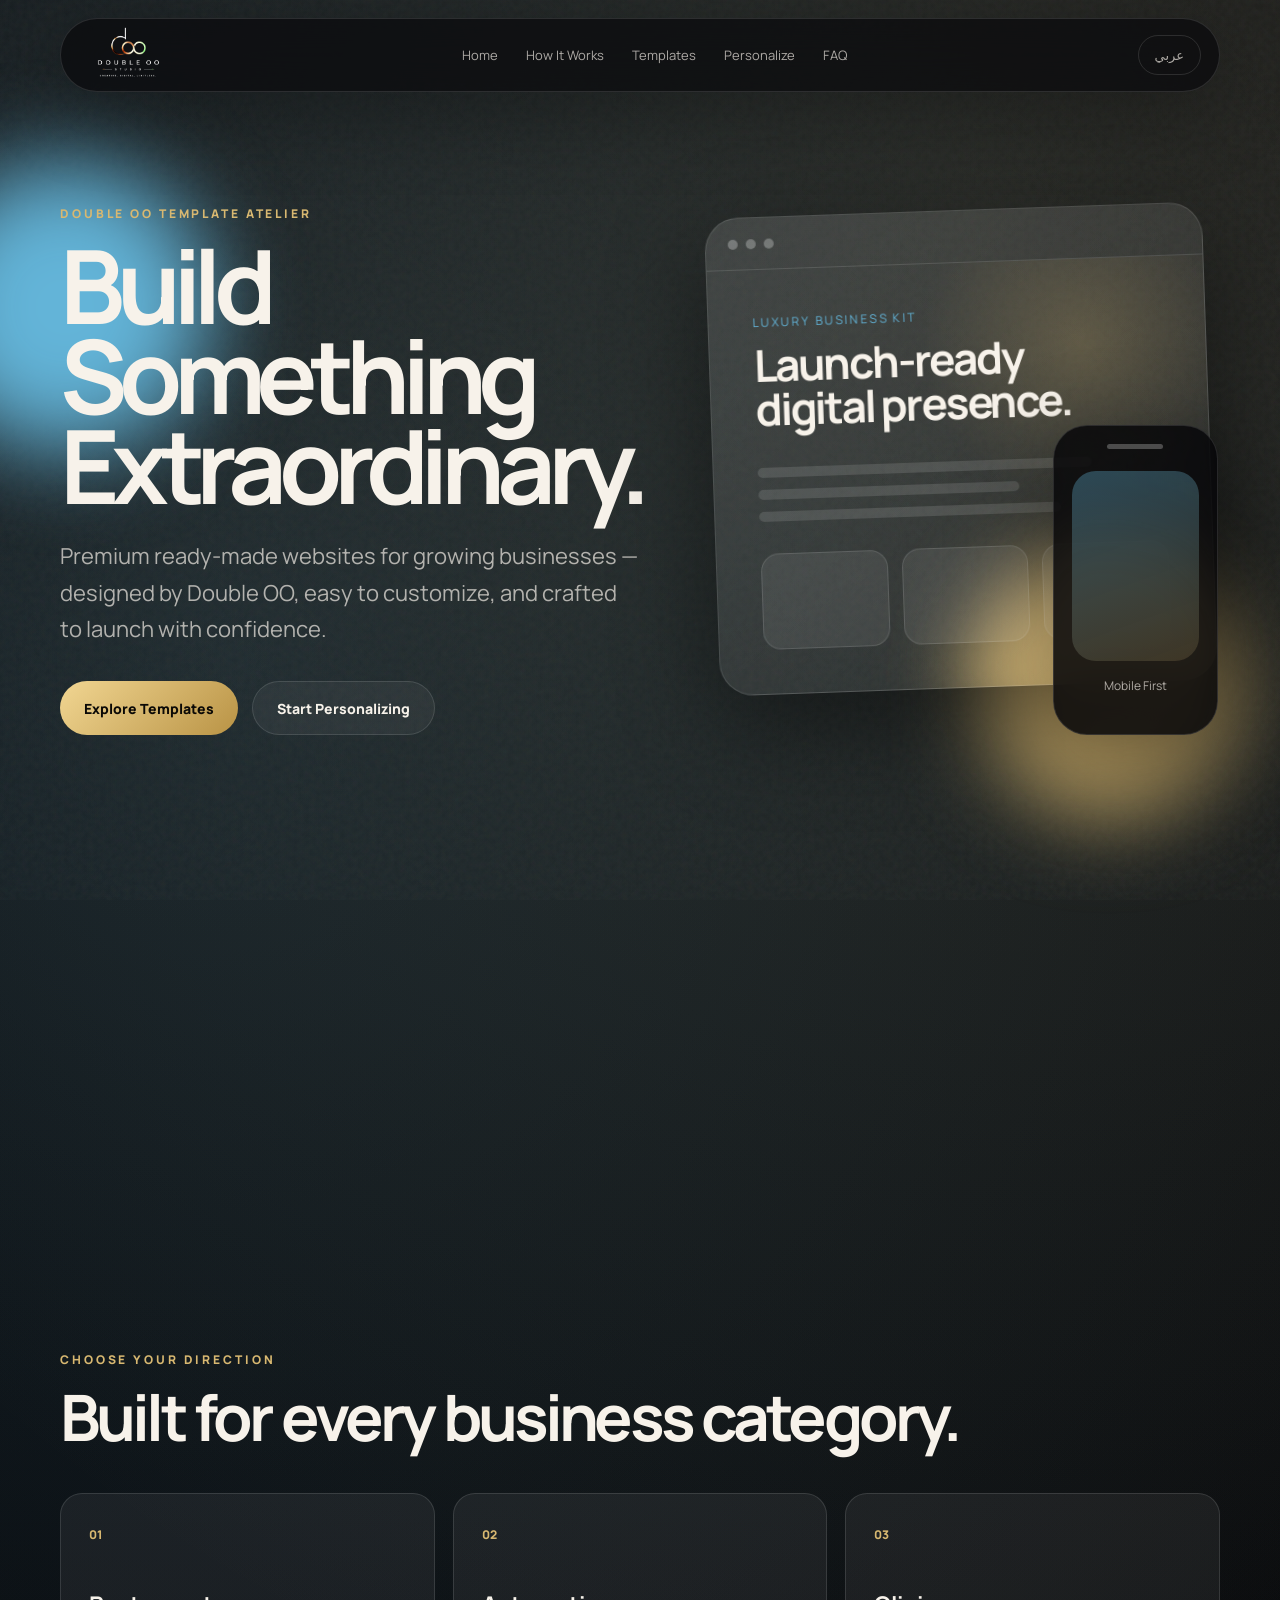
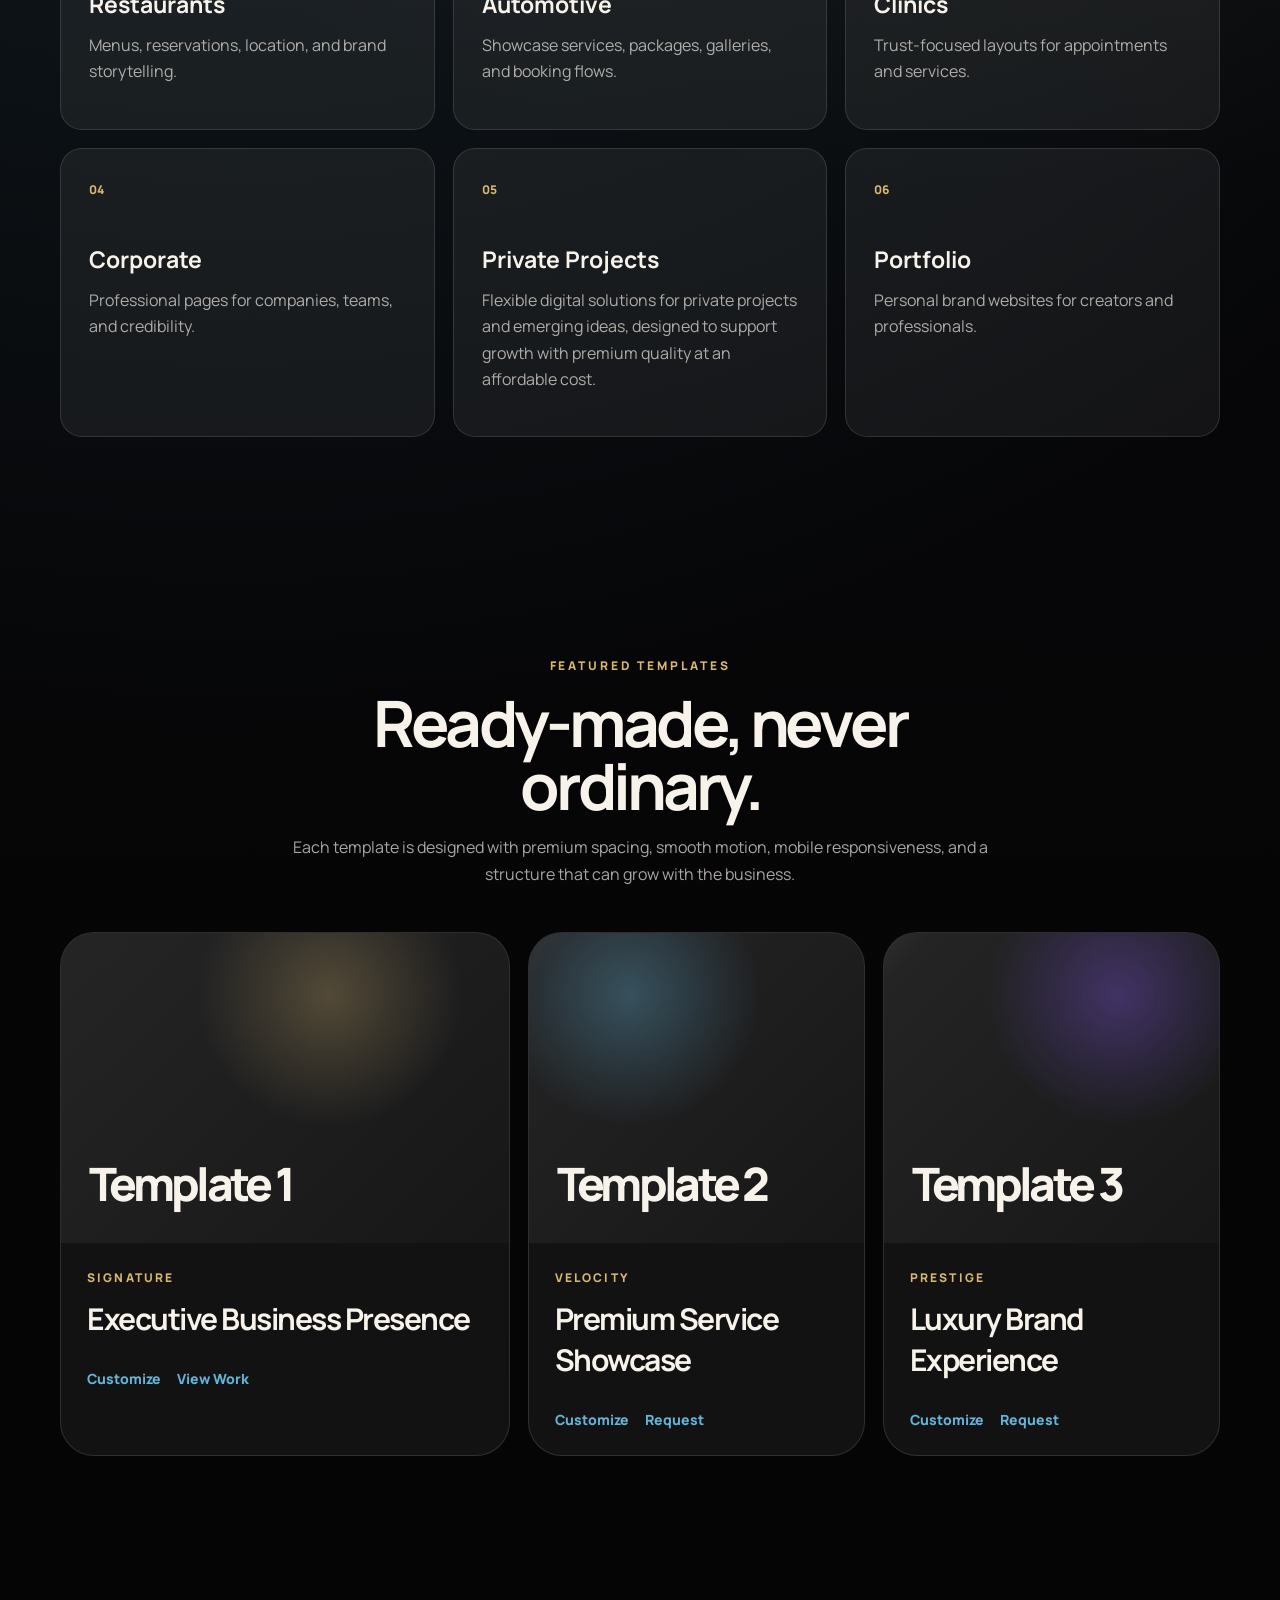
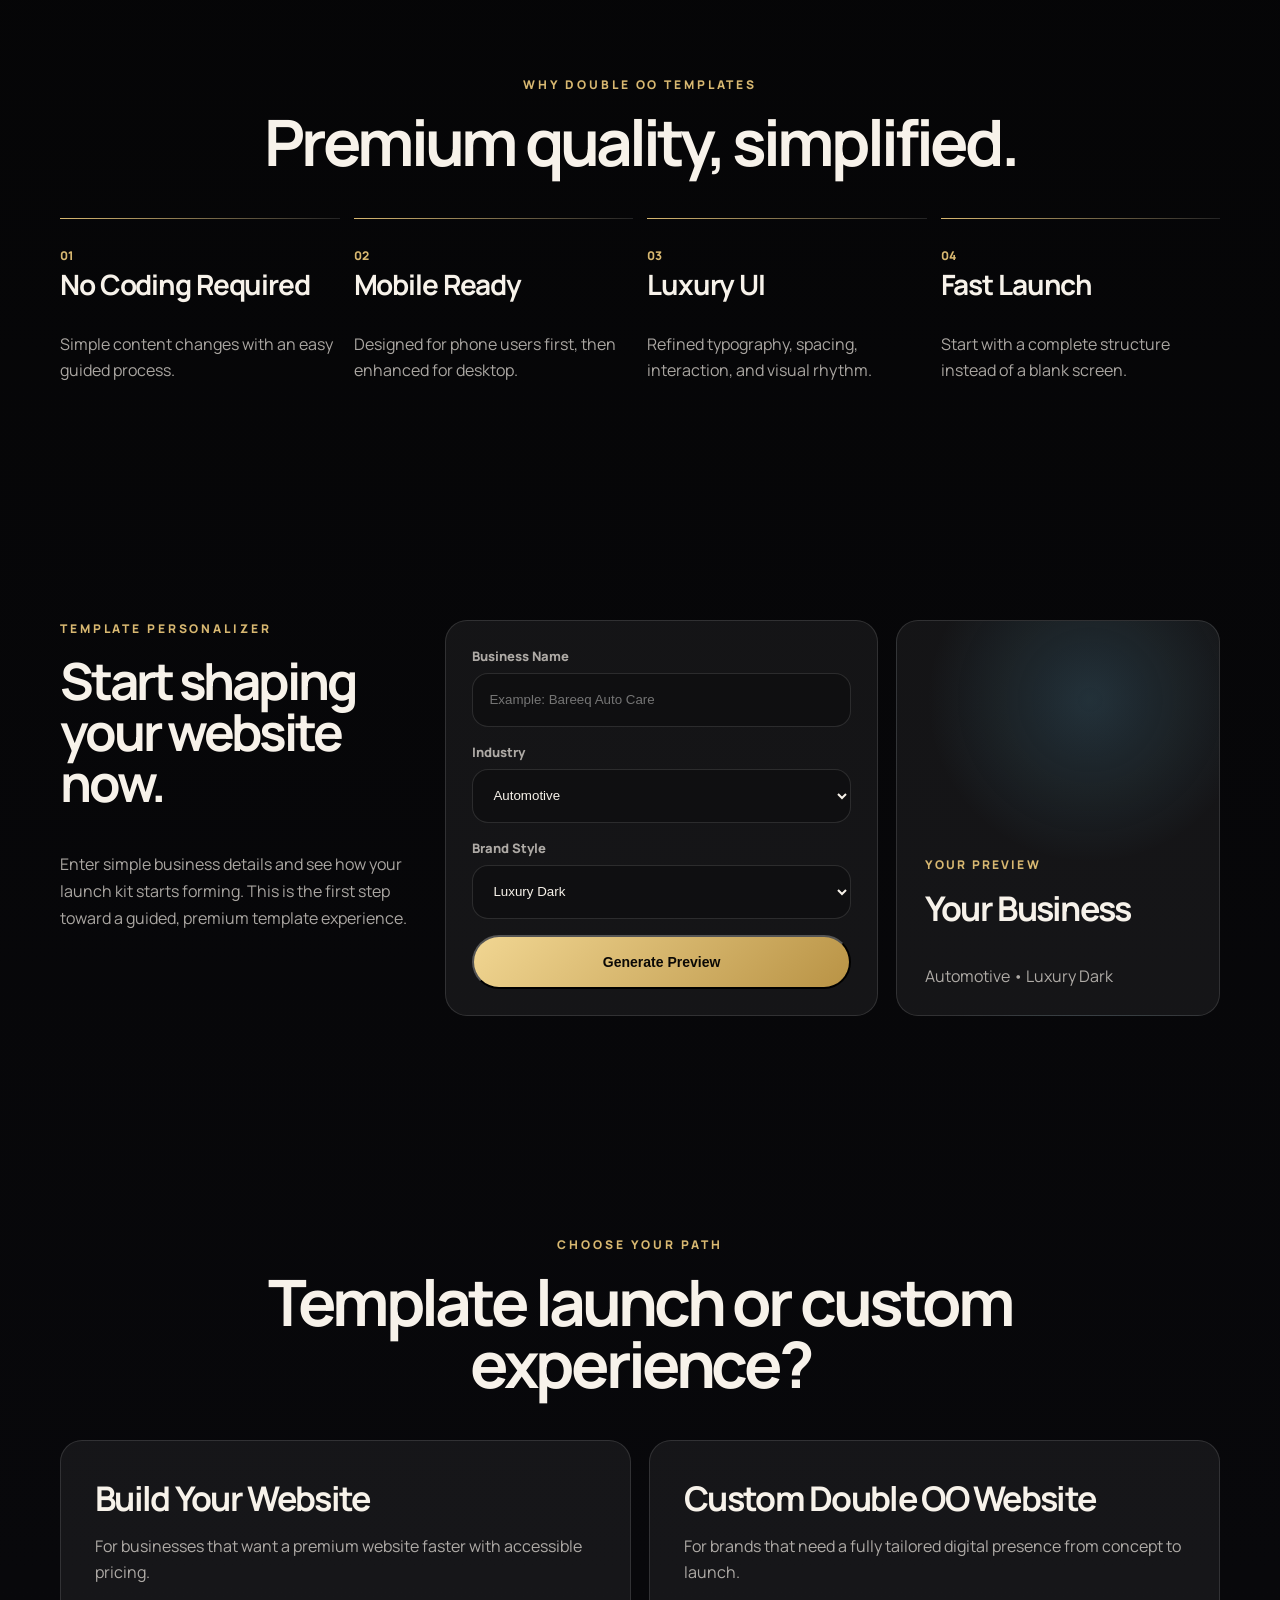
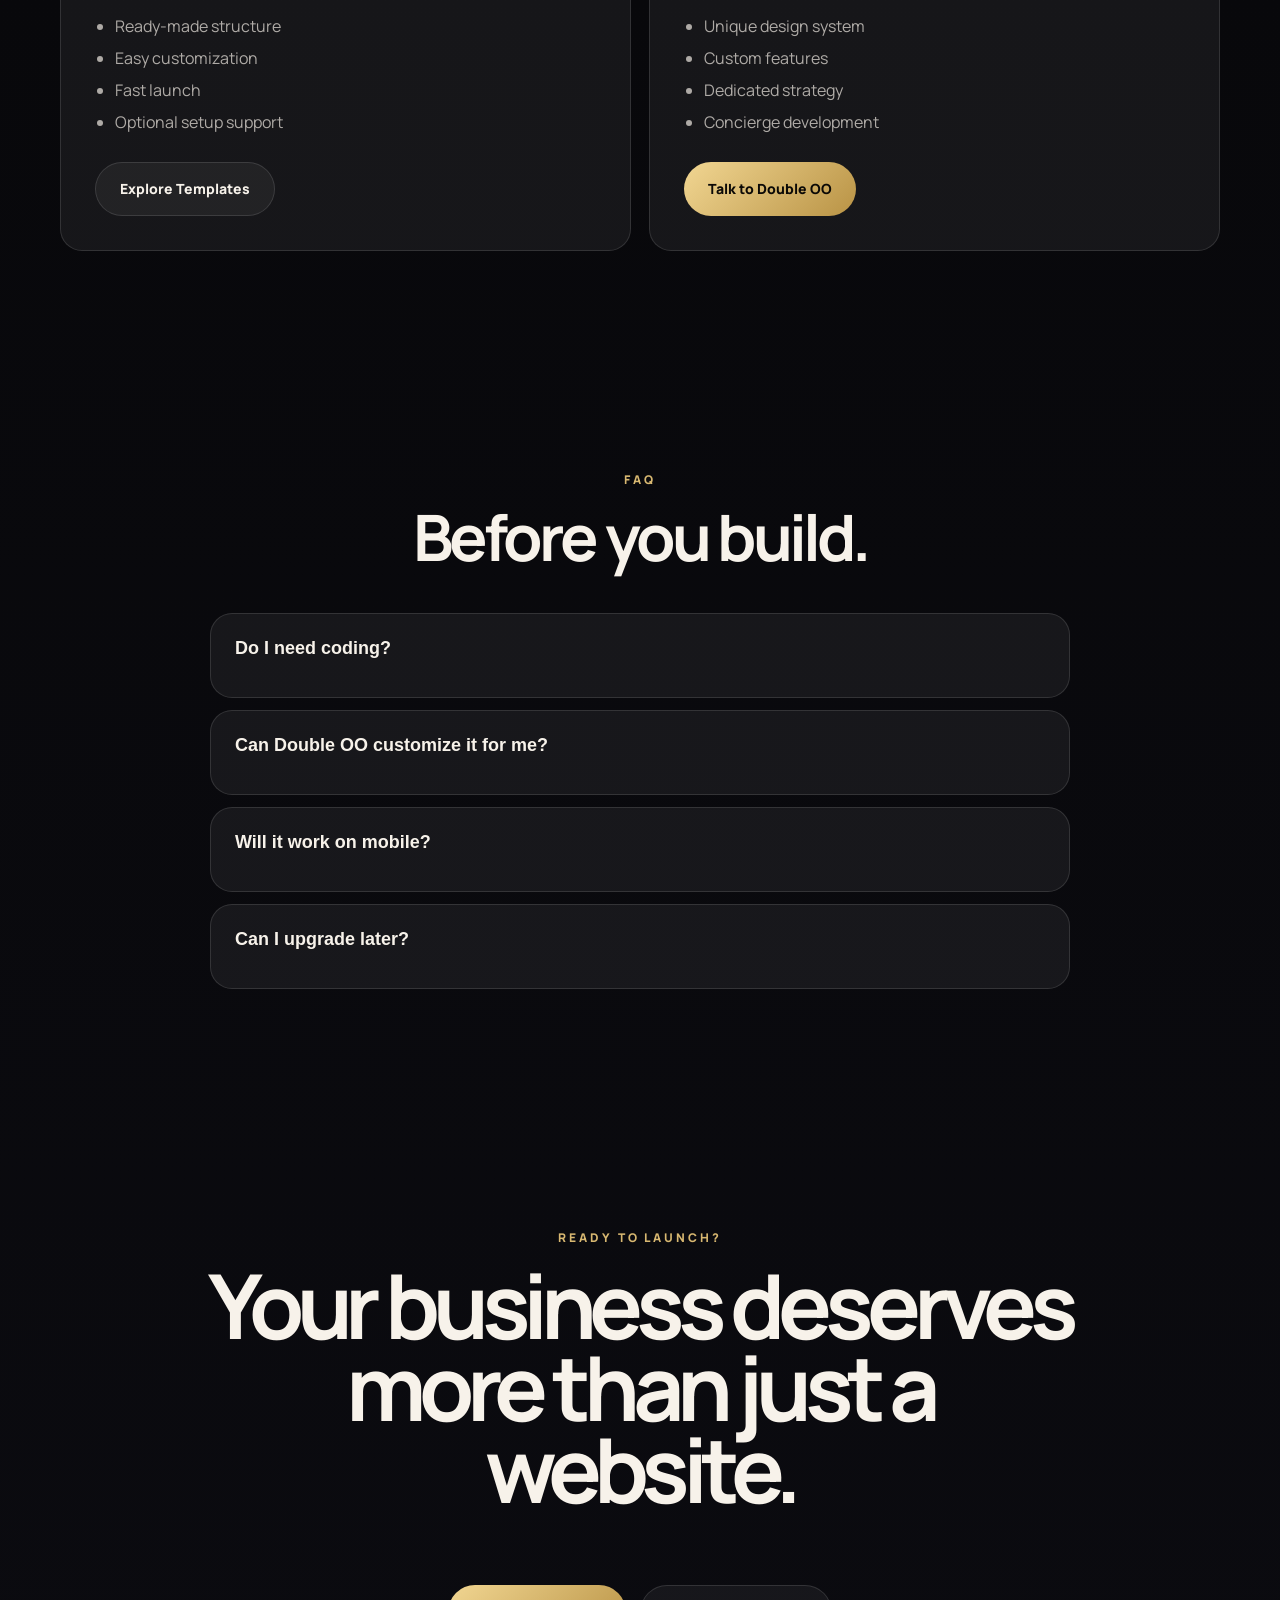
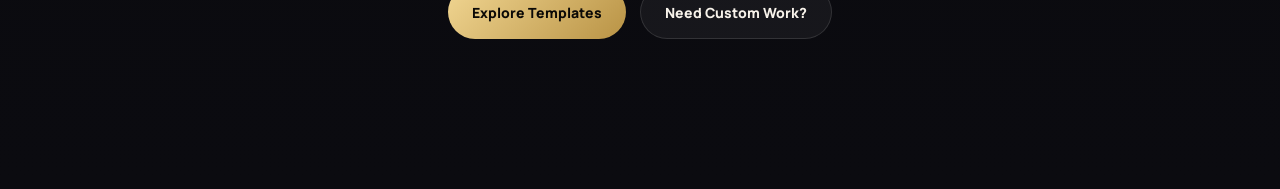
<file: DIY.html>
<!DOCTYPE html>
<html lang="en">
<head>
  <meta charset="UTF-8" />
  <meta name="viewport" content="width=device-width, initial-scale=1.0" />
  <title>Build Your Website | Double OO</title>
  <meta name="description" content="Premium ready-made website templates by Double OO for growing businesses that want to launch faster with a refined digital presence." />

  <link rel="preconnect" href="https://fonts.googleapis.com">
  <link rel="preconnect" href="https://fonts.gstatic.com" crossorigin>
  <link href="https://fonts.googleapis.com/css2?family=Manrope:wght@400;500;600;700;800&display=swap" rel="stylesheet">

  <link rel="stylesheet" href="DIY.css" />
</head>
<body>

  <div class="atelier-transition" id="atelierTransition">

    <div class="atelier-door door-left"></div>
    <div class="atelier-door door-right"></div>

    <div class="atelier-center">

        <img src="assets/BlackLogo.png">

        <p>Returning to Double OO</p>

        <span>Loading the main experience...</span>

    </div>

</div>
  <div class="page-noise" aria-hidden="true"></div>

  <nav class="diy-navbar" aria-label="Main navigation">
    <a href="index.html" class="nav-brand atelier-link">
      <img src="assets/BlackLogo.png" alt="Double OO Logo">
    </a>

    <div class="nav-links">
  <a href="index.html" class="atelier-link">Home</a>
  <a href="#industries">How It Works</a>
  <a href="#templates">Templates</a>
  <a href="#personalizer">Personalize</a>
  <a href="#faq">FAQ</a>
</div>

    <a href="arabic/DIYArabic.html" class="lang-switch">عربي</a>

    <button class="menu-toggle" aria-label="Open menu" aria-expanded="false">
      <span></span>
      <span></span>
    </button>
  </nav>

  <div class="mobile-menu">
    <a href="index.html" class="atelier-link">Home</a>
    <a href="#industries">How It Works</a>
    <a href="#templates">Templates</a>
    <a href="#personalizer">Personalize</a>
    <a href="#contact">Contact</a>

    <div class="mobile-menu-divider"></div>

    <a href="arabic/DIYArabic.html" class="lang-switch-mobile">العربية</a>
</div>

  <main>
    <section class="hero-section section-reveal" id="top">
      <div class="hero-orb hero-orb-one"></div>
      <div class="hero-orb hero-orb-two"></div>

      <div class="hero-content">
        <p class="eyebrow">Double OO Template Atelier</p>
        <h1>Build Something Extraordinary.</h1>
        <p class="hero-copy">
          Premium ready-made websites for growing businesses — designed by Double OO, easy to customize, and crafted to launch with confidence.
        </p>
        <div class="hero-actions">
          <a href="#templates" class="btn btn-primary">Explore Templates</a>
          <a href="#personalizer" class="btn btn-secondary">Start Personalizing</a>
        </div>
      </div>

      <div class="hero-showcase" aria-label="Template preview showcase">
        <div class="browser-card main-preview">
          <div class="browser-top"><span></span><span></span><span></span></div>
          <div class="preview-inner">
            <p class="preview-label">Luxury Business Kit</p>
            <h2>Launch-ready digital presence.</h2>
            <div class="preview-lines"><i></i><i></i><i></i></div>
            <div class="preview-grid"><b></b><b></b><b></b></div>
          </div>
        </div>
        <div class="phone-preview">
          <span></span>
          <div></div>
          <p>Mobile First</p>
        </div>
      </div>
    </section>

    <section class="intro-strip section-reveal">
      <p>Not a generic template store.</p>
      <h2>A premium launch system for small businesses that need speed, polish, and control.</h2>
    </section>

    <section class="industries-section section-reveal" id="industries">
      <div class="section-heading">
        <p class="eyebrow">Choose your direction</p>
        <h2>Built for every business category.</h2>
      </div>

      <div class="industry-grid">
        <article class="industry-card"><span>01</span><h3>Restaurants</h3><p>Menus, reservations, location, and brand storytelling.</p></article>
        <article class="industry-card"><span>02</span><h3>Automotive</h3><p>Showcase services, packages, galleries, and booking flows.</p></article>
        <article class="industry-card"><span>03</span><h3>Clinics</h3><p>Trust-focused layouts for appointments and services.</p></article>
        <article class="industry-card"><span>04</span><h3>Corporate</h3><p>Professional pages for companies, teams, and credibility.</p></article>
        <article class="industry-card"><span>05</span><h3>Private Projects</h3>
    <p>Flexible digital solutions for private projects and emerging ideas, designed to support growth with premium quality at an affordable cost.</p></article>
        <article class="industry-card"><span>06</span><h3>Portfolio</h3><p>Personal brand websites for creators and professionals.</p></article>
      </div>
    </section>

    <section class="templates-section section-reveal" id="templates">
      <div class="section-heading centered">
        <p class="eyebrow">Featured templates</p>
        <h2>Ready-made, never ordinary.</h2>
        <p>Each template is designed with premium spacing, smooth motion, mobile responsiveness, and a structure that can grow with the business.</p>
      </div>

      <div class="template-grid">
        <article class="template-card featured">
          <div class="template-visual neohr"><span>Template 1</span></div>
          <div class="template-content">
            <p>Signature</p>
            <h3>Executive Business Presence</h3>
            <div class="template-actions">
              <a href="#personalizer">Customize</a>
              <a href="index.html#work">View Work</a>
            </div>
          </div>
        </article>

        <article class="template-card">
          <div class="template-visual auto"><span>Template 2</span></div>
          <div class="template-content">
            <p>Velocity</p>
            <h3>Premium Service Showcase</h3>
            <div class="template-actions">
              <a href="#personalizer">Customize</a>
              <a href="index.html#contact">Request</a>
            </div>
          </div>
        </article>

        <article class="template-card">
          <div class="template-visual luxury"><span>Template 3</span></div>
          <div class="template-content">
            <p>Prestige</p>
            <h3>Luxury Brand Experience</h3>
            <div class="template-actions">
              <a href="#personalizer">Customize</a>
              <a href="index.html#contact">Request</a>
            </div>
          </div>
        </article>
      </div>
    </section>

    <section class="process-section section-reveal">
      <div class="section-heading centered">
        <p class="eyebrow">Why Double OO Templates</p>
        <h2>Premium quality, simplified.</h2>
      </div>
      <div class="process-line">
        <div><span>01</span><h3>No Coding Required</h3><p>Simple content changes with an easy guided process.</p></div>
        <div><span>02</span><h3>Mobile Ready</h3><p>Designed for phone users first, then enhanced for desktop.</p></div>
        <div><span>03</span><h3>Luxury UI</h3><p>Refined typography, spacing, interaction, and visual rhythm.</p></div>
        <div><span>04</span><h3>Fast Launch</h3><p>Start with a complete structure instead of a blank screen.</p></div>
      </div>
    </section>

    <section class="personalizer-section section-reveal" id="personalizer">
      <div class="personalizer-copy">
        <p class="eyebrow">Template Personalizer</p>
        <h2>Start shaping your website now.</h2>
        <p>Enter simple business details and see how your launch kit starts forming. This is the first step toward a guided, premium template experience.</p>
      </div>

      <form class="personalizer-form">
        <label>Business Name<input type="text" id="businessName" placeholder="Example: Bareeq Auto Care"></label>
        <label>Industry<select id="industry"><option>Automotive</option><option>Restaurant</option><option>Clinic</option><option>Corporate</option><option>Real Estate</option><option>Portfolio</option></select></label>
        <label>Brand Style<select id="style"><option>Luxury Dark</option><option>Clean Corporate</option><option>Warm Boutique</option><option>Modern Minimal</option></select></label>
        <button type="button" class="btn btn-primary" id="generatePreview">Generate Preview</button>
      </form>

      <div class="generated-preview" aria-live="polite">
        <p>Your Preview</p>
        <h3 id="previewName">Your Business</h3>
        <span id="previewMeta">Automotive • Luxury Dark</span>
      </div>
    </section>

    <section class="compare-section section-reveal">
      <div class="section-heading centered">
        <p class="eyebrow">Choose your path</p>
        <h2>Template launch or custom experience?</h2>
      </div>

      <div class="compare-grid">
        <article>
          <h3>Build Your Website</h3>
          <p>For businesses that want a premium website faster with accessible pricing.</p>
          <ul><li>Ready-made structure</li><li>Easy customization</li><li>Fast launch</li><li>Optional setup support</li></ul>
          <a href="#templates" class="btn btn-secondary">Explore Templates</a>
        </article>
        <article class="custom-card">
          <h3>Custom Double OO Website</h3>
          <p>For brands that need a fully tailored digital presence from concept to launch.</p>
          <ul><li>Unique design system</li><li>Custom features</li><li>Dedicated strategy</li><li>Concierge development</li></ul>
          <a href="index.html#contact" class="btn btn-primary">Talk to Double OO</a>
        </article>
      </div>
    </section>

    <section class="faq-section section-reveal" id="faq">
      <div class="section-heading centered">
        <p class="eyebrow">FAQ</p>
        <h2>Before you build.</h2>
      </div>

      <div class="faq-list">
        <button class="faq-item"><span>Do I need coding?</span><p>No. The goal is to let small businesses customize content, visuals, and sections through a simple guided experience.</p></button>
        <button class="faq-item"><span>Can Double OO customize it for me?</span><p>Yes. The template can become a done-for-you setup package if the client wants extra support.</p></button>
        <button class="faq-item"><span>Will it work on mobile?</span><p>Yes. The templates are designed mobile-first so customers can browse comfortably from their phones.</p></button>
        <button class="faq-item"><span>Can I upgrade later?</span><p>Yes. Businesses can start with a template and later move into a fully custom Double OO website.</p></button>
      </div>
    </section>

    <section class="final-cta section-reveal" id="contact">
      <p class="eyebrow">Ready to launch?</p>
      <h2>Your business deserves more than just a website.</h2>
      <div class="hero-actions">
        <a href="#templates" class="btn btn-primary">Explore Templates</a>
        <a href="index.html#contact" class="btn btn-secondary">Need Custom Work?</a>
      </div>
    </section>
  </main>

  <script src="DIY.js"></script>
</body>
</html>
</file>
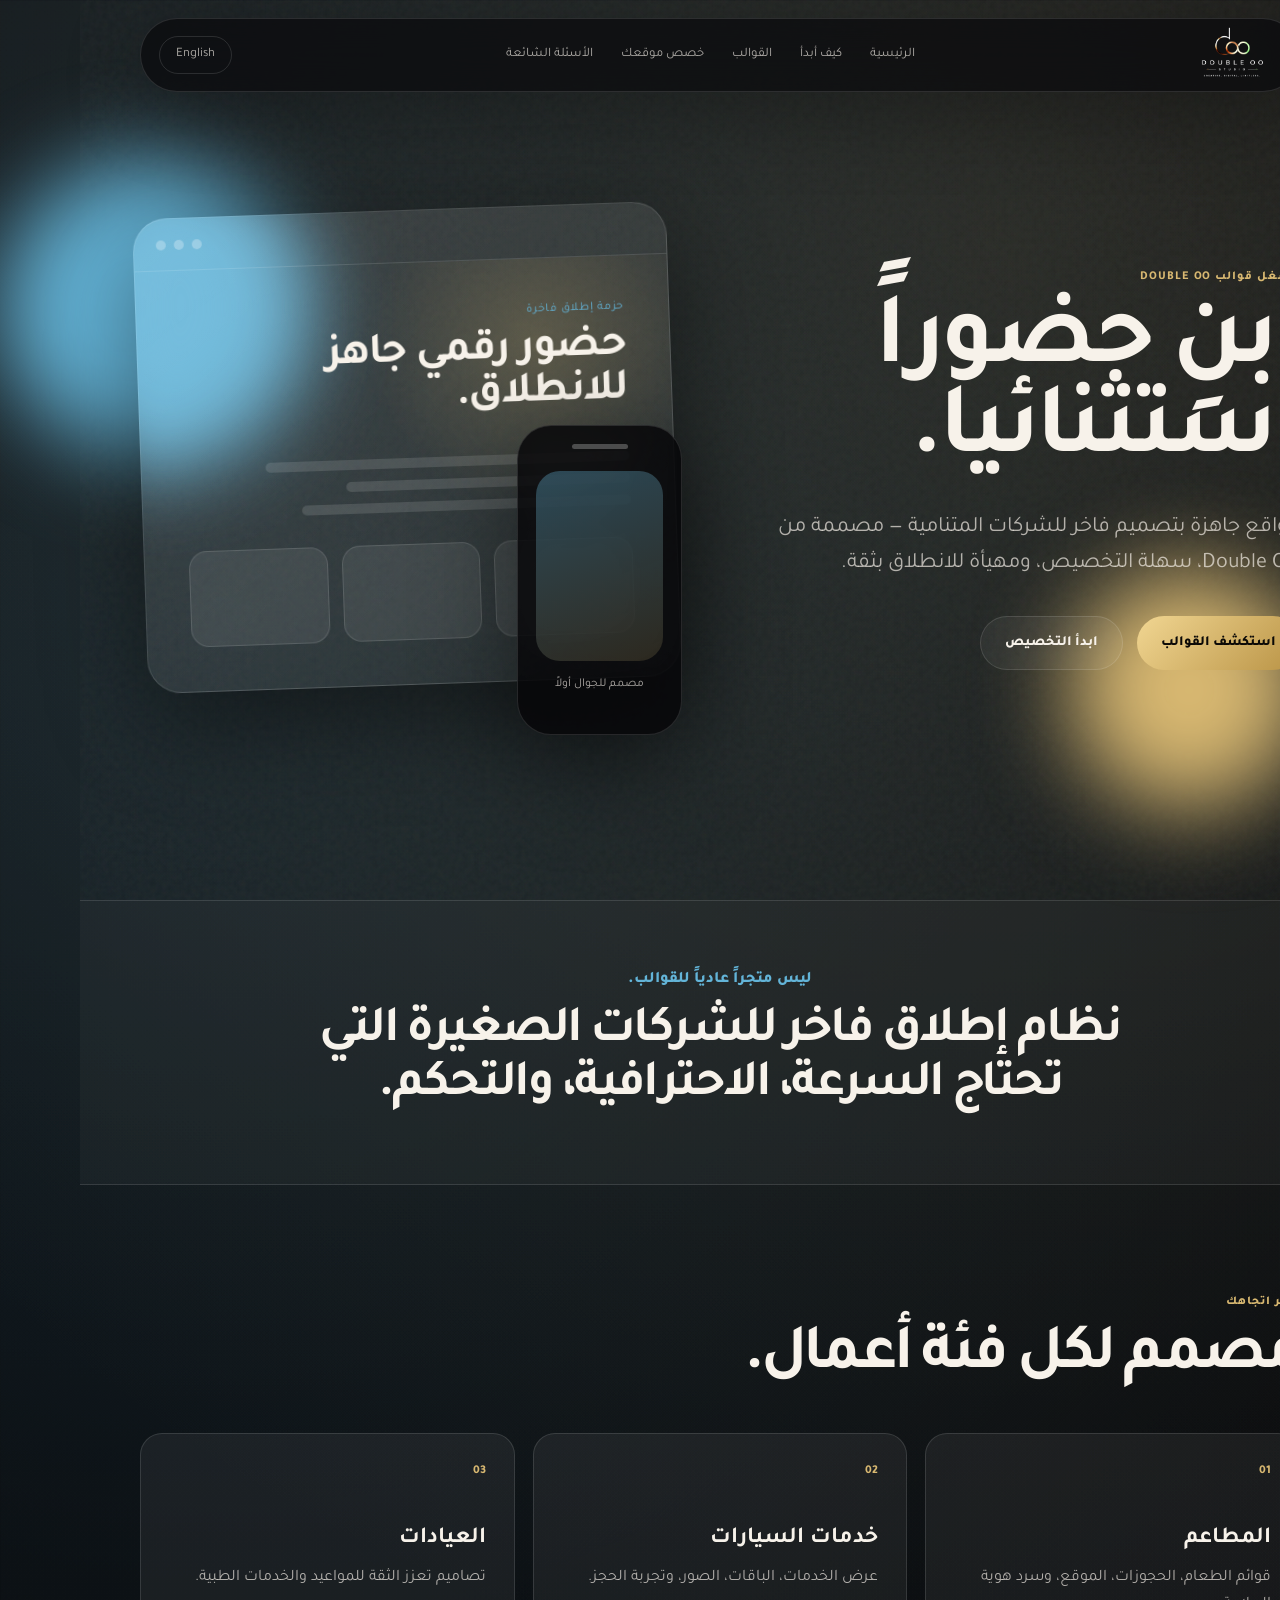
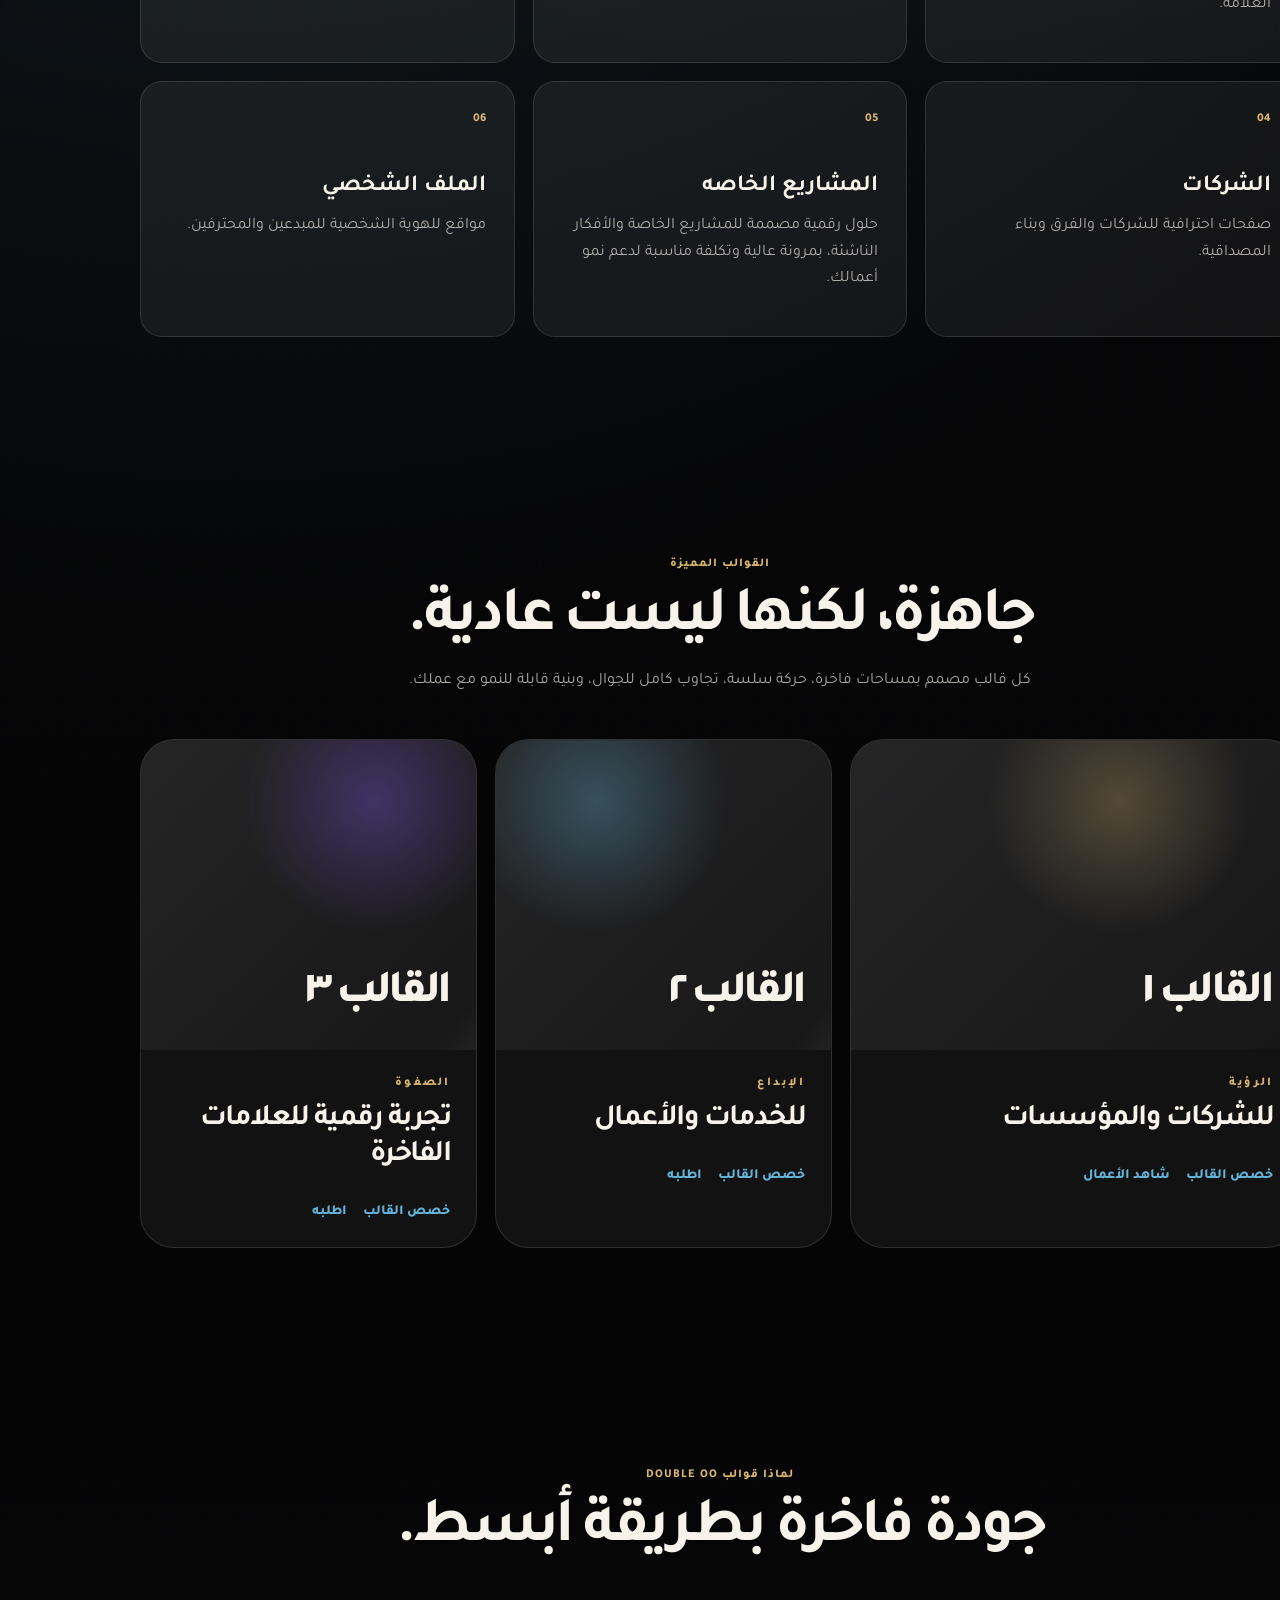
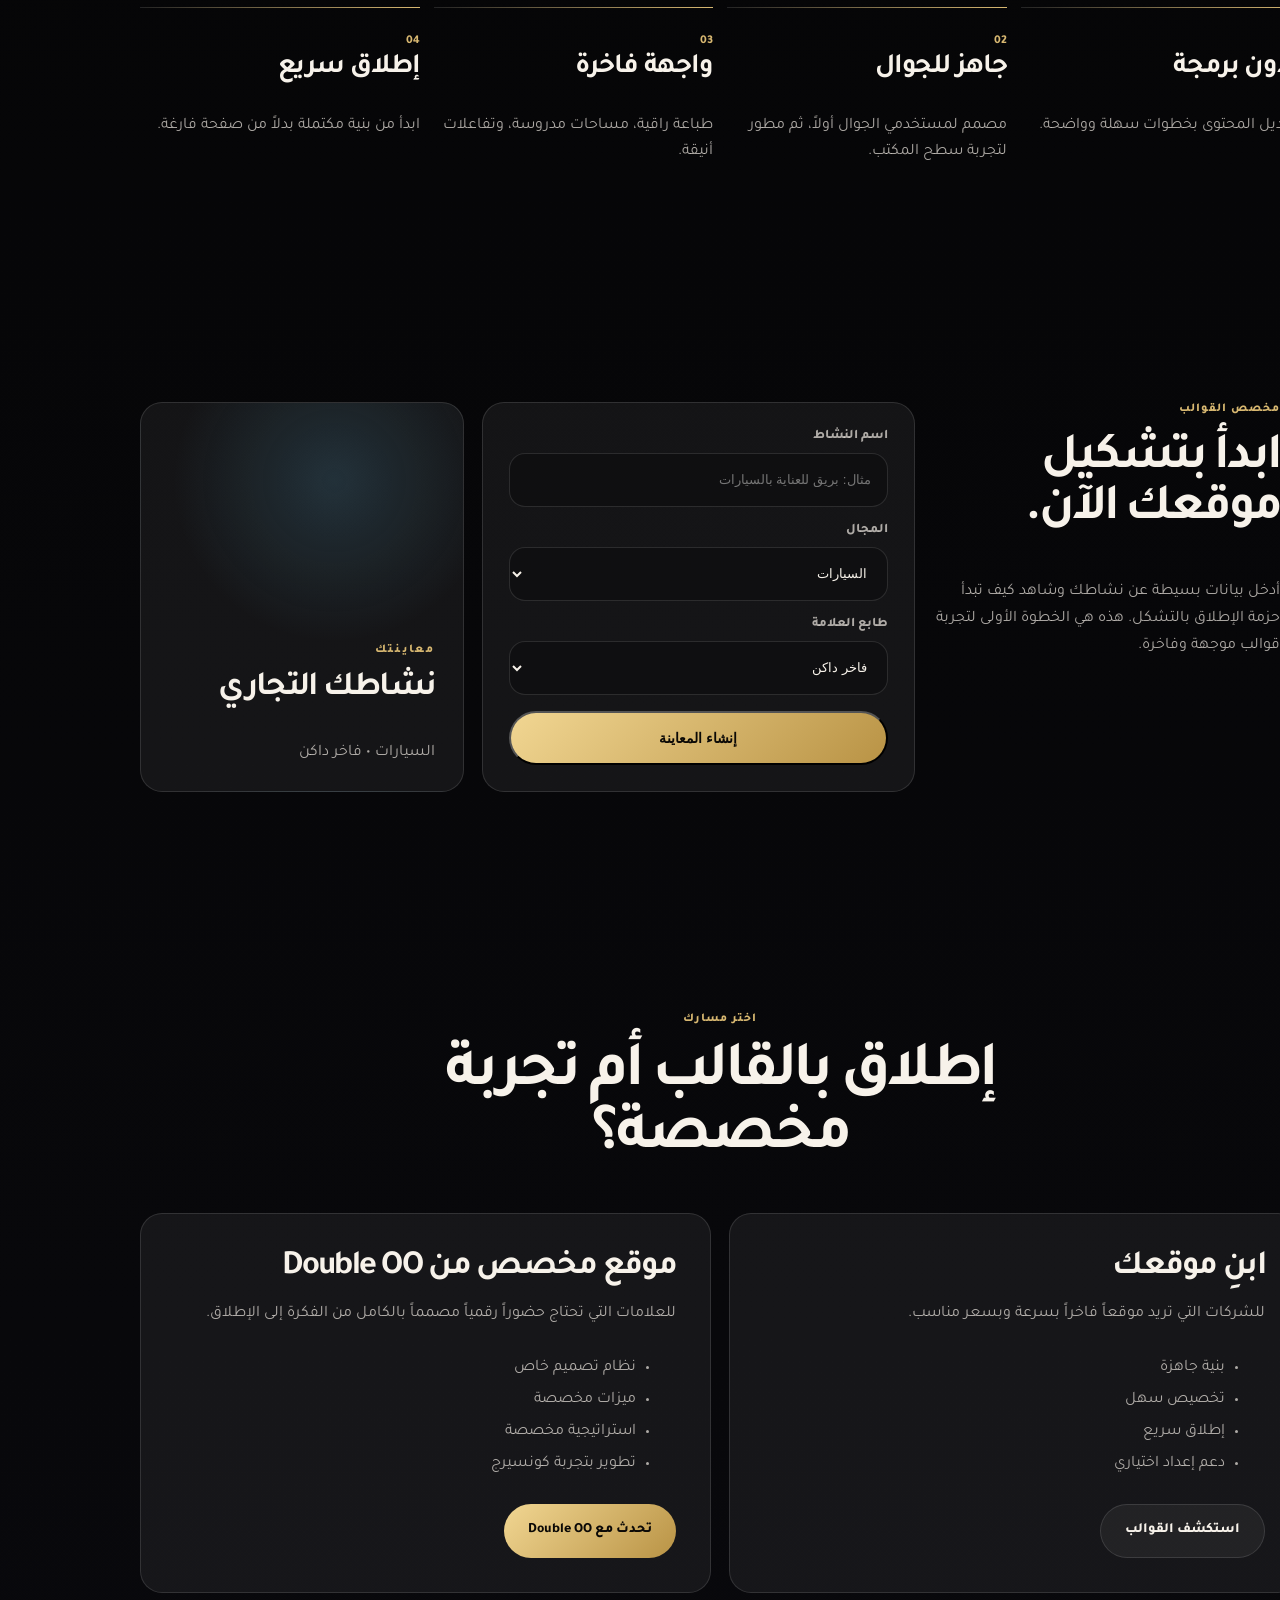
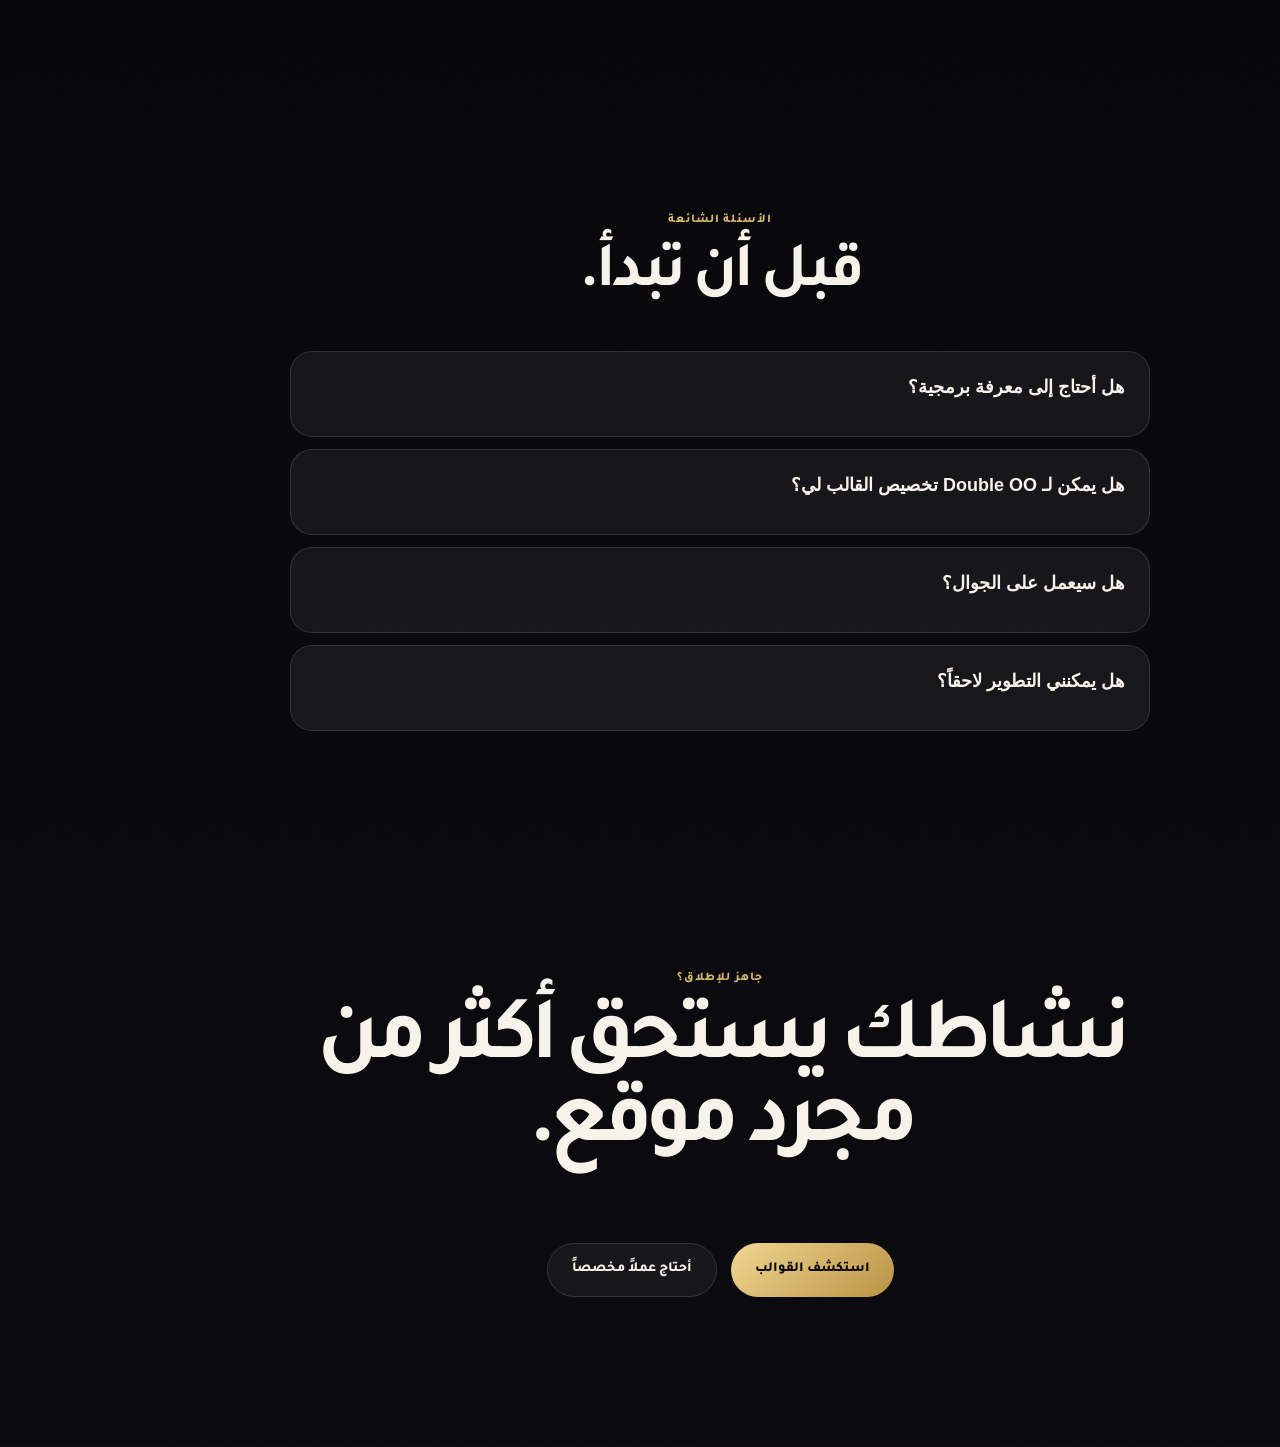
<file: arabic/DIYArabic.html>
<!DOCTYPE html>
<html lang="ar" dir="rtl">

<head>
  <meta charset="UTF-8" />
  <meta name="viewport" content="width=device-width, initial-scale=1.0" />
  <title>ابنِ موقعك | Double OO</title>
  <meta name="description"
    content="قوالب مواقع جاهزة وفاخرة من Double OO للشركات الصغيرة والمتنامية التي تريد إطلاق حضورها الرقمي بسرعة وبجودة عالية." />

  <link rel="preconnect" href="https://fonts.googleapis.com">
  <link rel="preconnect" href="https://fonts.gstatic.com" crossorigin>
  <link
    href="https://fonts.googleapis.com/css2?family=Manrope:wght@400;500;600;700;800&family=Tajawal:wght@400;500;700;800&display=swap"
    rel="stylesheet">

  <link rel="stylesheet" href="DIYArabic.css" />
</head>

<body>
  <div class="atelier-transition" id="atelierTransition">
  <div class="atelier-door door-left"></div>
  <div class="atelier-door door-right"></div>

  <div class="atelier-center">
    <img src="../assets/BlackLogo.png" alt="Double OO Logo">
    <p>العودة إلى Double OO</p>
    <span>جاري تحميل التجربة الرئيسية...</span>
  </div>
</div>

  <div class="page-noise" aria-hidden="true"></div>

  <nav class="diy-navbar" aria-label="التنقل الرئيسي">
    <a href="arabic.html" class="nav-brand atelier-link" aria-label="العودة إلى Double OO">
      <img src="../assets/BlackLogo.png" alt="شعار Double OO">
    </a>

    <div class="nav-links">
      <a href="arabic.html" class="atelier-link">الرئيسية</a>
      <a href="#industries">كيف أبدأ</a>
      <a href="#templates">القوالب</a>
      <a href="#personalizer">خصص موقعك</a>
      <a href="#faq">الأسئلة الشائعة</a>
    </div>

    <a href="../DIY.html" class="lang-switch">English</a>

    <button class="menu-toggle" aria-label="فتح القائمة" aria-expanded="false">
      <span></span>
      <span></span>
    </button>
  </nav>

 <div class="mobile-menu">
    <a href="arabic.html" class="atelier-link">الرئيسية</a>
    <a href="#industries">كيف أبدأ</a>
    <a href="#templates">استكشف القوالب</a>
    <a href="#personalizer">خصص موقعك</a>
    <a href="#contact">تواصل معنا</a>

    <div class="mobile-menu-divider"></div>

    <a href="../DIY.html" class="lang-switch-mobile">English</a>
</div>

  <main>
    <section class="hero-section section-reveal" id="top">
      <div class="hero-orb hero-orb-one"></div>
      <div class="hero-orb hero-orb-two"></div>

      <div class="hero-content">
        <p class="eyebrow">مشغل قوالب Double OO</p>
        <h1>ابنِ حضوراً استثنائيا.</h1>
        <p class="hero-copy">
          مواقع جاهزة بتصميم فاخر للشركات المتنامية — مصممة من Double OO، سهلة التخصيص، ومهيأة للانطلاق بثقة.
        </p>
        <div class="hero-actions">
          <a href="#templates" class="btn btn-primary">استكشف القوالب</a>
          <a href="#personalizer" class="btn btn-secondary">ابدأ التخصيص</a>
        </div>
      </div>

      <div class="hero-showcase" aria-label="عرض معاينة القالب">
        <div class="browser-card main-preview">
          <div class="browser-top"><span></span><span></span><span></span></div>
          <div class="preview-inner">
            <p class="preview-label">حزمة إطلاق فاخرة</p>
            <h2>حضور رقمي جاهز للانطلاق.</h2>
            <div class="preview-lines"><i></i><i></i><i></i></div>
            <div class="preview-grid"><b></b><b></b><b></b></div>
          </div>
        </div>
        <div class="phone-preview">
          <span></span>
          <div></div>
          <p>مصمم للجوال أولاً</p>
        </div>
      </div>
    </section>

    <section class="intro-strip section-reveal">
      <p>ليس متجراً عادياً للقوالب.</p>
      <h2>نظام إطلاق فاخر للشركات الصغيرة التي تحتاج السرعة، الاحترافية، والتحكم.</h2>
    </section>

    <section class="industries-section section-reveal" id="industries">
      <div class="section-heading">
        <p class="eyebrow">اختر اتجاهك</p>
        <h2>مصمم لكل فئة أعمال.</h2>
      </div>

      <div class="industry-grid">
        <article class="industry-card"><span>01</span>
          <h3>المطاعم</h3>
          <p>قوائم الطعام، الحجوزات، الموقع، وسرد هوية العلامة.</p>
        </article>
        <article class="industry-card"><span>02</span>
          <h3>خدمات السيارات</h3>
          <p>عرض الخدمات، الباقات، الصور، وتجربة الحجز.</p>
        </article>
        <article class="industry-card"><span>03</span>
          <h3>العيادات</h3>
          <p>تصاميم تعزز الثقة للمواعيد والخدمات الطبية.</p>
        </article>
        <article class="industry-card"><span>04</span>
          <h3>الشركات</h3>
          <p>صفحات احترافية للشركات والفرق وبناء المصداقية.</p>
        </article>
        <article class="industry-card"><span>05</span>
          <h3>المشاريع الخاصه</h3>
          <p>حلول رقمية مصممة للمشاريع الخاصة والأفكار الناشئة، بمرونة عالية وتكلفة مناسبة لدعم نمو أعمالك. </p>
        </article>
        <article class="industry-card"><span>06</span>
          <h3>الملف الشخصي</h3>
          <p>مواقع للهوية الشخصية للمبدعين والمحترفين.</p>
        </article>
      </div>
    </section>

    <section class="templates-section section-reveal" id="templates">
      <div class="section-heading centered">
        <p class="eyebrow">القوالب المميزة</p>
        <h2>جاهزة، لكنها ليست عادية.</h2>
        <p>كل قالب مصمم بمساحات فاخرة، حركة سلسة، تجاوب كامل للجوال، وبنية قابلة للنمو مع عملك.</p>
      </div>

      <div class="template-grid">
        <article class="template-card featured">
          <div class="template-visual neohr"><span>القالب ١</span></div>
          <div class="template-content">
            <p>الرؤية</p>
            <h3>للشركات والمؤسسات</h3>
            <div class="template-actions">
              <a href="#personalizer">خصص القالب</a>
              <a href="arabic.html#work">شاهد الأعمال</a>
            </div>
          </div>
        </article>

        <article class="template-card">
          <div class="template-visual auto"><span>القالب ٢</span></div>
          <div class="template-content">
            <p>الإبداع</p>
            <h3>للخدمات والأعمال</h3>
            <div class="template-actions">
              <a href="#personalizer">خصص القالب</a>
              <a href="arabic.html#contact">اطلبه</a>
            </div>
          </div>
        </article>

        <article class="template-card">
          <div class="template-visual luxury"><span>القالب ٣</span></div>
          <div class="template-content">
            <p>الصفوة</p>
            <h3>تجربة رقمية للعلامات الفاخرة</h3>
            <div class="template-actions">
              <a href="#personalizer">خصص القالب</a>
              <a href="arabic.html#contact">اطلبه</a>
            </div>
          </div>
        </article>
      </div>
    </section>


    <section class="process-section section-reveal">
      <div class="section-heading centered">
        <p class="eyebrow">لماذا قوالب Double OO</p>
        <h2>جودة فاخرة بطريقة أبسط.</h2>
      </div>
      <div class="process-line">
        <div><span>01</span>
          <h3>بدون برمجة</h3>
          <p>تعديل المحتوى بخطوات سهلة وواضحة.</p>
        </div>
        <div><span>02</span>
          <h3>جاهز للجوال</h3>
          <p>مصمم لمستخدمي الجوال أولاً، ثم مطور لتجربة سطح المكتب.</p>
        </div>
        <div><span>03</span>
          <h3>واجهة فاخرة</h3>
          <p>طباعة راقية، مساحات مدروسة، وتفاعلات أنيقة.</p>
        </div>
        <div><span>04</span>
          <h3>إطلاق سريع</h3>
          <p>ابدأ من بنية مكتملة بدلاً من صفحة فارغة.</p>
        </div>
      </div>
    </section>

    <section class="personalizer-section section-reveal" id="personalizer">
      <div class="personalizer-copy">
        <p class="eyebrow">مخصص القوالب</p>
        <h2>ابدأ بتشكيل موقعك الآن.</h2>
        <p>أدخل بيانات بسيطة عن نشاطك وشاهد كيف تبدأ حزمة الإطلاق بالتشكل. هذه هي الخطوة الأولى لتجربة قوالب موجهة
          وفاخرة.</p>
      </div>

      <form class="personalizer-form">
        <label>اسم النشاط<input type="text" id="businessName" placeholder="مثال: بريق للعناية بالسيارات"></label>
        <label>المجال<select id="industry">
            <option>السيارات</option>
            <option>مطعم</option>
            <option>عيادة</option>
            <option>شركة</option>
            <option>عقار</option>
            <option>ملف شخصي</option>
          </select></label>
        <label>طابع العلامة<select id="style">
            <option>فاخر داكن</option>
            <option>مؤسسي نظيف</option>
            <option>بوتيك دافئ</option>
            <option>عصري بسيط</option>
          </select></label>
        <button type="button" class="btn btn-primary" id="generatePreview">إنشاء المعاينة</button>
      </form>

      <div class="generated-preview" aria-live="polite">
        <p>معاينتك</p>
        <h3 id="previewName">نشاطك التجاري</h3>
        <span id="previewMeta">السيارات • فاخر داكن</span>
      </div>
    </section>

    <section class="compare-section section-reveal">
      <div class="section-heading centered">
        <p class="eyebrow">اختر مسارك</p>
        <h2>إطلاق بالقالب أم تجربة مخصصة؟</h2>
      </div>

      <div class="compare-grid">
        <article>
          <h3>ابنِ موقعك</h3>
          <p>للشركات التي تريد موقعاً فاخراً بسرعة وبسعر مناسب.</p>
          <ul>
            <li>بنية جاهزة</li>
            <li>تخصيص سهل</li>
            <li>إطلاق سريع</li>
            <li>دعم إعداد اختياري</li>
          </ul>
          <a href="#templates" class="btn btn-secondary">استكشف القوالب</a>
        </article>
        <article class="custom-card">
          <h3>موقع مخصص من Double OO</h3>
          <p>للعلامات التي تحتاج حضوراً رقمياً مصمماً بالكامل من الفكرة إلى الإطلاق.</p>
          <ul>
            <li>نظام تصميم خاص</li>
            <li>ميزات مخصصة</li>
            <li>استراتيجية مخصصة</li>
            <li>تطوير بتجربة كونسيرج</li>
          </ul>
          <a href="arabic.html#contact" class="btn btn-primary">تحدث مع Double OO</a>
        </article>
      </div>
    </section>

    <section class="faq-section section-reveal" id="faq">
      <div class="section-heading centered">
        <p class="eyebrow">الأسئلة الشائعة</p>
        <h2>قبل أن تبدأ.</h2>
      </div>

      <div class="faq-list">
        <button class="faq-item"><span>هل أحتاج إلى معرفة برمجية؟</span>
          <p>لا. الهدف أن يستطيع أصحاب الأعمال تعديل المحتوى والصور والأقسام من خلال تجربة سهلة وموجهة.</p>
        </button>
        <button class="faq-item"><span>هل يمكن لـ Double OO تخصيص القالب لي؟</span>
          <p>نعم. يمكن تحويل القالب إلى باقة إعداد كاملة إذا كان العميل يريد دعماً إضافياً.</p>
        </button>
        <button class="faq-item"><span>هل سيعمل على الجوال؟</span>
          <p>نعم. القوالب مصممة للجوال أولاً حتى يتصفح العملاء الموقع براحة من هواتفهم.</p>
        </button>
        <button class="faq-item"><span>هل يمكنني التطوير لاحقاً؟</span>
          <p>نعم. يمكن للشركات أن تبدأ بقالب، ثم تنتقل لاحقاً إلى موقع مخصص بالكامل من Double OO.</p>
        </button>
      </div>
    </section>

    <section class="final-cta section-reveal">
      <p class="eyebrow">جاهز للإطلاق؟</p>
      <h2>نشاطك يستحق أكثر من مجرد موقع.</h2>
      <div class="hero-actions">
        <a href="#templates" class="btn btn-primary">استكشف القوالب</a>
        <a href="arabic.html#contact" class="btn btn-secondary">أحتاج عملاً مخصصاً</a>
      </div>
    </section>
  </main>

  <script src="DIYArabic.js"></script>
</body>

</html>
</file>
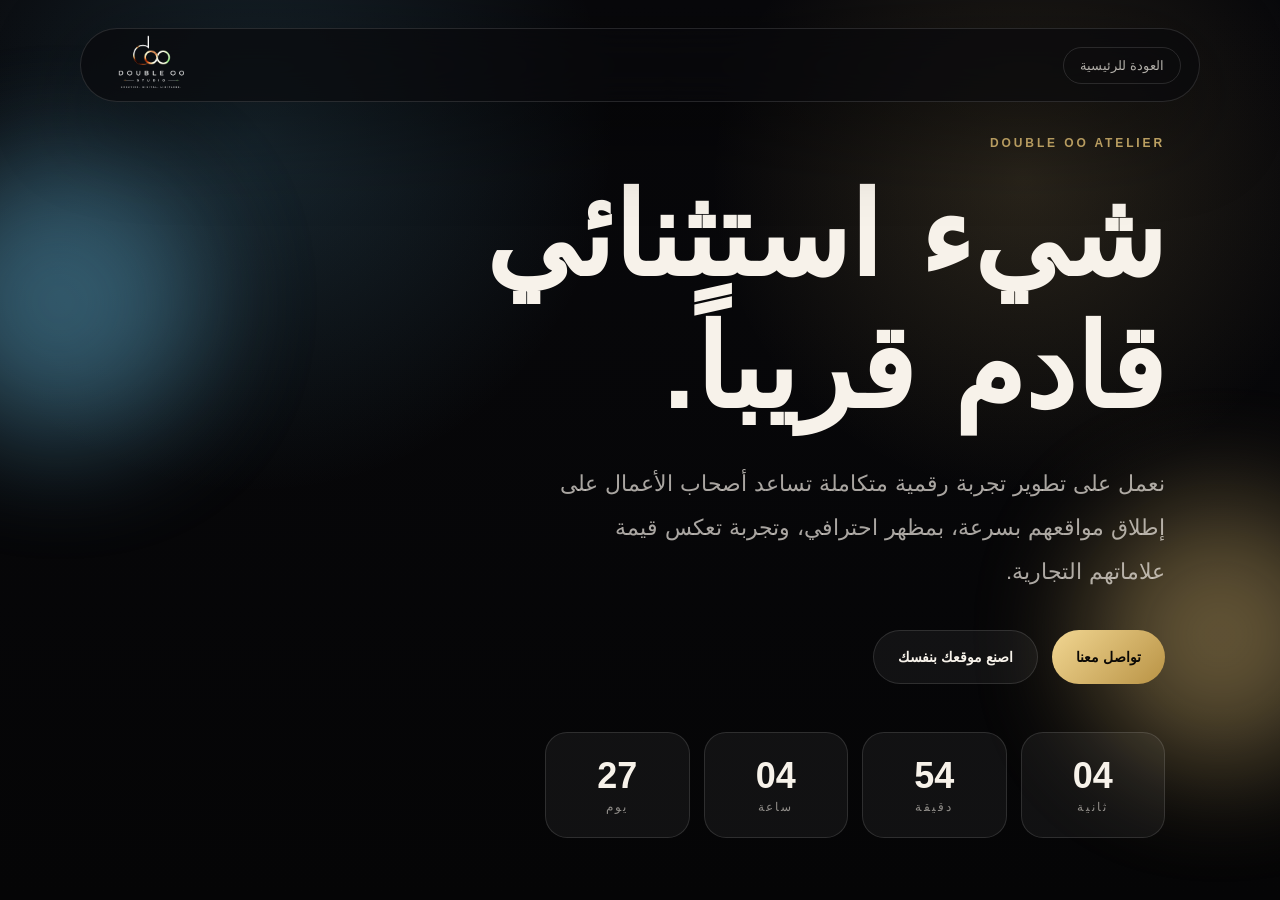
<file: Coming Soon/ARcomingSoon.html>
<!DOCTYPE html>
<html lang="ar" dir="rtl">

<head>
    <meta charset="UTF-8">
    <meta name="viewport" content="width=device-width, initial-scale=1.0">

    <title>قريباً | Double OO</title>

    <link rel="stylesheet" href="ComingSoonArabic.css">
</head>

<body>

<main class="coming-soon-page">

    <div class="noise"></div>

    <div class="orb orb-one"></div>
    <div class="orb orb-two"></div>

    <nav class="coming-nav">

        <img src="../assets/BlackLogo.png" alt="Double OO">

        <a href="../arabic/arabic.html">
            العودة للرئيسية
        </a>

    </nav>

    <section class="coming-content">

        <p class="eyebrow">
            Double OO Atelier
        </p>

        <h1>

            شيء استثنائي

            <br>

            قادم قريباً.

        </h1>

        <p class="coming-text">

            نعمل على تطوير تجربة رقمية متكاملة تساعد أصحاب الأعمال على إطلاق مواقعهم بسرعة، بمظهر احترافي، وتجربة تعكس قيمة علاماتهم التجارية.

        </p>

        <div class="coming-actions">

            <a href="../arabic/arabic.html#contact" class="btn btn-primary">

                تواصل معنا

            </a>

            <a href="../arabic/DIYArabic.html" class="btn btn-secondary">

                اصنع موقعك بنفسك

            </a>

        </div>

        <div class="countdown">

            <div>

                <span id="days">00</span>

                <small>يوم</small>

            </div>

            <div>

                <span id="hours">00</span>

                <small>ساعة</small>

            </div>

            <div>

                <span id="minutes">00</span>

                <small>دقيقة</small>

            </div>

            <div>

                <span id="seconds">00</span>

                <small>ثانية</small>

            </div>

        </div>

    </section>

</main>

<script src="ComingSoonArabic.js"></script>

</body>
</html>
</file>
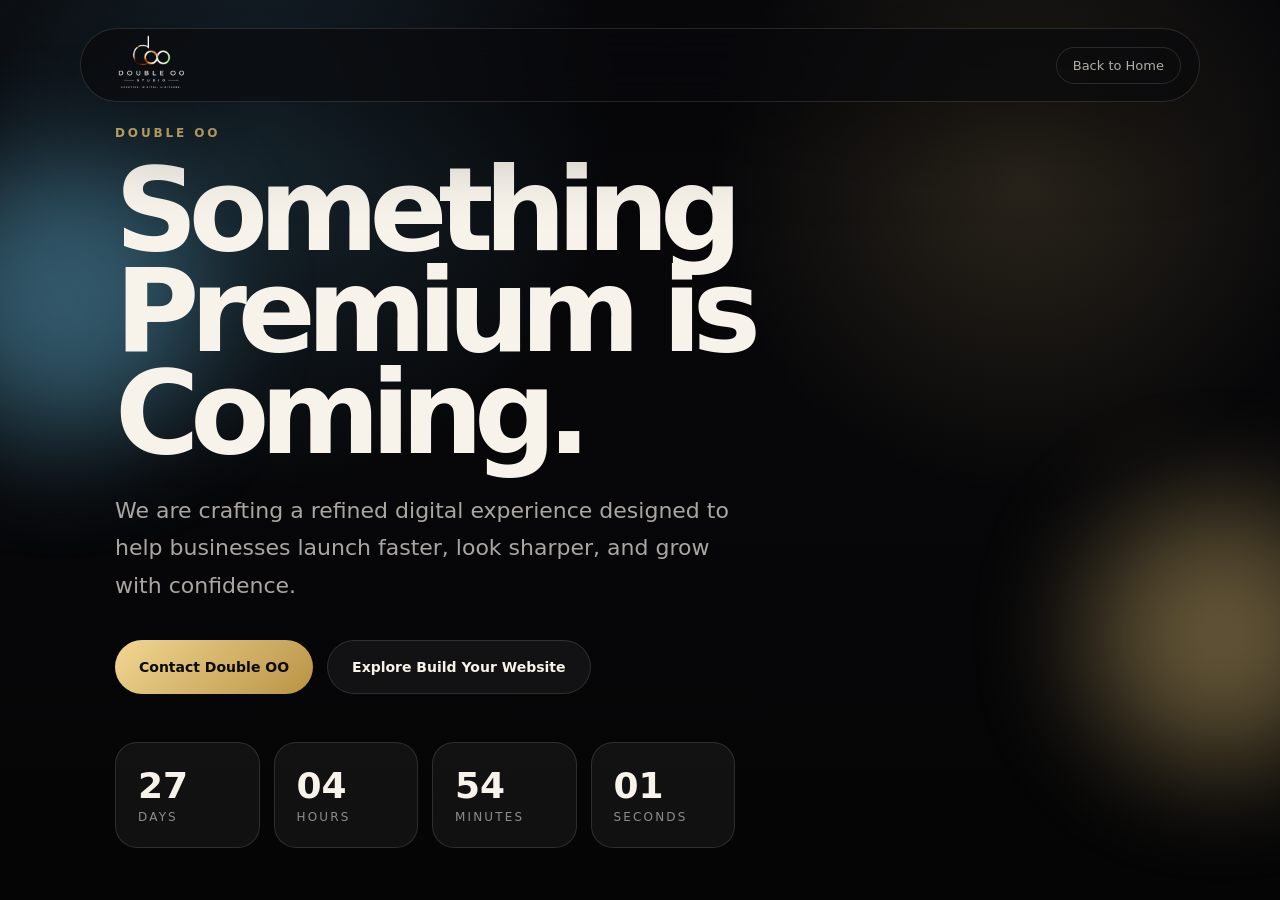
<file: Coming Soon/ComingSoon.html>
<!DOCTYPE html>
<html lang="en">
<head>
  <meta charset="UTF-8" />
  <meta name="viewport" content="width=device-width, initial-scale=1.0" />
  <title>Coming Soon | Double OO</title>
  <link rel="stylesheet" href="coming-soon.css" />
</head>

<body>
  <main class="coming-soon-page">
    <div class="noise"></div>
    <div class="orb orb-one"></div>
    <div class="orb orb-two"></div>

    <nav class="coming-nav">
      <img src="../assets/BlackLogo.png" alt="Double OO Logo" />
      <a href="../index.html">Back to Home</a>
    </nav>

    <section class="coming-content">
      <p class="eyebrow">Double OO</p>

      <h1>Something Premium is Coming.</h1>

      <p class="coming-text">
        We are crafting a refined digital experience designed to help businesses
        launch faster, look sharper, and grow with confidence.
      </p>

      <div class="coming-actions">
        <a href="index.html#contact" class="btn btn-primary">Contact Double OO</a>
        <a href="DIY.html" class="btn btn-secondary">Explore Build Your Website</a>
      </div>

      <div class="countdown" id="countdown">
        <div><span id="days">00</span><small>Days</small></div>
        <div><span id="hours">00</span><small>Hours</small></div>
        <div><span id="minutes">00</span><small>Minutes</small></div>
        <div><span id="seconds">00</span><small>Seconds</small></div>
      </div>
    </section>
  </main>

  <script src="coming-soon.js"></script>
</body>
</html>
</file>
<file: DIY.css>
:root {
  --bg: #050506;
  --bg-soft: #0d0d12;
  --panel: rgba(255, 255, 255, 0.06);
  --panel-strong: rgba(255, 255, 255, 0.1);
  --text: #f7f2ea;
  --muted: rgba(247, 242, 234, 0.68);
  --muted-2: rgba(247, 242, 234, 0.45);
  --line: rgba(255, 255, 255, 0.12);
  --gold: #d8b871;
  --blue: #63b4d8;
  --violet: #8b5cf6;
  --radius-lg: 34px;
  --radius-md: 22px;
  --shadow: 0 30px 100px rgba(0, 0, 0, 0.45);
}

* { box-sizing: border-box; }
html { scroll-behavior: smooth; }
body {
  margin: 0;
  font-family: "Manrope", system-ui, -apple-system, BlinkMacSystemFont, sans-serif;
  color: var(--text);
  background:
    radial-gradient(circle at 18% 10%, rgba(99, 180, 216, 0.16), transparent 28%),
    radial-gradient(circle at 78% 4%, rgba(216, 184, 113, 0.14), transparent 24%),
    linear-gradient(180deg, #08080b 0%, #050506 45%, #0b0b10 100%);
  overflow-x: hidden;
}

body.menu-open { overflow: hidden; }
a { color: inherit; text-decoration: none; }
img { max-width: 100%; display: block; }

.page-noise {
  position: fixed;
  inset: 0;
  pointer-events: none;
  opacity: 0.04;
  z-index: 1;
  background-image: url("data:image/svg+xml,%3Csvg viewBox='0 0 200 200' xmlns='http://www.w3.org/2000/svg'%3E%3Cfilter id='n'%3E%3CfeTurbulence type='fractalNoise' baseFrequency='.75' numOctaves='3' stitchTiles='stitch'/%3E%3C/filter%3E%3Crect width='100%25' height='100%25' filter='url(%23n)'/%3E%3C/svg%3E");
}

.diy-navbar {
  position: fixed;
  top: 18px;
  left: 50%;
  transform: translateX(-50%);
  width: min(1160px, calc(100% - 32px));
  height: 74px;
  padding: 0 18px 0 24px;
  border: 1px solid var(--line);
  border-radius: 999px;
  background: rgba(9, 9, 12, 0.72);
  backdrop-filter: blur(22px);
  display: flex;
  align-items: center;
  justify-content: space-between;
  z-index: 100;
  box-shadow: 0 20px 80px rgba(0,0,0,.3);
}

.nav-brand img { width: 86px; filter: invert(1) brightness(1.35); }
.nav-links { display: flex; gap: 28px; align-items: center; }
.nav-links a, .lang-switch {
  font-size: 13px;
  color: var(--muted);
  transition: color .25s ease;
}
.nav-links a:hover, .nav-links a.active, .lang-switch:hover { color: var(--text); }
.nav-links a.active { color: var(--blue); }
.lang-switch {
  border: 1px solid var(--line);
  padding: 10px 16px;
  border-radius: 999px;
}
.menu-toggle { display: none; background: none; border: 0; width: 44px; height: 44px; position: relative; }
.menu-toggle span { position: absolute; left: 10px; right: 10px; height: 2px; background: var(--text); transition: .3s ease; }
.menu-toggle span:first-child { top: 17px; }
.menu-toggle span:last-child { bottom: 17px; }
.menu-open .menu-toggle span:first-child { top: 21px; transform: rotate(45deg); }
.menu-open .menu-toggle span:last-child { bottom: 21px; transform: rotate(-45deg); }
.mobile-menu { display: none; }

main { position: relative; z-index: 2; }
section { padding: 110px max(24px, calc((100vw - 1160px) / 2)); }

.hero-section {
  min-height: 100vh;
  display: grid;
  grid-template-columns: 1.02fr .98fr;
  gap: 70px;
  align-items: center;
  padding-top: 150px;
  position: relative;
}
.hero-orb { position: absolute; border-radius: 50%; filter: blur(45px); opacity: .5; pointer-events: none; }
.hero-orb-one { width: 290px; height: 290px; background: var(--blue); top: 18%; left: -80px; }
.hero-orb-two { width: 240px; height: 240px; background: var(--gold); bottom: 10%; right: 4%; }
.eyebrow {
  margin: 0 0 18px;
  text-transform: uppercase;
  letter-spacing: .24em;
  font-size: 12px;
  color: var(--gold);
  font-weight: 800;
}
h1, h2, h3, p { margin-top: 0; }
.hero-content h1 {
  font-size: clamp(54px, 8vw, 112px);
  line-height: .88;
  letter-spacing: -0.08em;
  margin-bottom: 28px;
}
.hero-copy {
  max-width: 640px;
  font-size: clamp(17px, 2vw, 22px);
  line-height: 1.65;
  color: var(--muted);
}
.hero-actions { display: flex; gap: 14px; flex-wrap: wrap; margin-top: 34px; }
.btn {
  display: inline-flex;
  align-items: center;
  justify-content: center;
  min-height: 54px;
  padding: 0 24px;
  border-radius: 999px;
  font-size: 14px;
  font-weight: 800;
  transition: transform .25s ease, border-color .25s ease, background .25s ease;
}
.btn:hover { transform: translateY(-3px); }
.btn-primary { background: linear-gradient(135deg, #f1d692, #b99345); color: #0b0906; }
.btn-secondary { border: 1px solid var(--line); background: rgba(255,255,255,.05); color: var(--text); }

.hero-showcase { position: relative; min-height: 520px; }
.browser-card {
  border: 1px solid var(--line);
  background: linear-gradient(145deg, rgba(255,255,255,.12), rgba(255,255,255,.035));
  backdrop-filter: blur(22px);
  border-radius: var(--radius-lg);
  box-shadow: var(--shadow);
  overflow: hidden;
}
.main-preview { transform: rotate(-2deg); }
.browser-top { height: 52px; display: flex; gap: 8px; align-items: center; padding: 0 22px; border-bottom: 1px solid var(--line); }
.browser-top span { width: 10px; height: 10px; border-radius: 50%; background: rgba(255,255,255,.28); }
.preview-inner { padding: 44px; min-height: 390px; background: radial-gradient(circle at 75% 20%, rgba(216,184,113,.24), transparent 32%); }
.preview-label { color: var(--blue); font-size: 12px; letter-spacing: .2em; text-transform: uppercase; }
.preview-inner h2 { font-size: 44px; line-height: 1; letter-spacing: -.05em; max-width: 390px; }
.preview-lines { display: grid; gap: 12px; margin: 32px 0; }
.preview-lines i { height: 10px; border-radius: 999px; background: rgba(255,255,255,.12); }
.preview-lines i:nth-child(1) { width: 82%; }
.preview-lines i:nth-child(2) { width: 64%; }
.preview-lines i:nth-child(3) { width: 74%; }
.preview-grid { display: grid; grid-template-columns: repeat(3, 1fr); gap: 14px; }
.preview-grid b { height: 96px; border-radius: 18px; background: rgba(255,255,255,.08); border: 1px solid var(--line); }
.phone-preview {
  position: absolute;
  right: -8px;
  bottom: -5px;
  width: 165px;
  height: 310px;
  border: 1px solid var(--line);
  border-radius: 34px;
  background: rgba(7,7,10,.88);
  backdrop-filter: blur(18px);
  padding: 18px;
  box-shadow: var(--shadow);
}
.phone-preview span { display: block; width: 56px; height: 5px; margin: 0 auto 22px; background: rgba(255,255,255,.25); border-radius: 999px; }
.phone-preview div { height: 190px; border-radius: 24px; background: linear-gradient(160deg, rgba(99,180,216,.35), rgba(216,184,113,.16)); }
.phone-preview p { margin: 16px 0 0; text-align: center; font-size: 12px; color: var(--muted); }

.intro-strip { text-align: center; padding-top: 70px; padding-bottom: 70px; border-top: 1px solid var(--line); border-bottom: 1px solid var(--line); background: rgba(255,255,255,.03); }
.intro-strip p { color: var(--blue); font-weight: 800; }
.intro-strip h2 { max-width: 880px; margin: 0 auto; font-size: clamp(28px, 4vw, 54px); line-height: 1.05; letter-spacing: -.05em; }
.section-heading { margin-bottom: 44px; }
.section-heading.centered { text-align: center; max-width: 760px; margin-left: auto; margin-right: auto; }
.section-heading h2 { font-size: clamp(34px, 5vw, 68px); line-height: .98; letter-spacing: -.06em; margin-bottom: 16px; }
.section-heading p:not(.eyebrow) { color: var(--muted); line-height: 1.7; }

.industry-grid, .benefit-grid { display: grid; grid-template-columns: repeat(3, 1fr); gap: 18px; }
.industry-card, .benefit-grid div, .compare-grid article, .faq-item, .generated-preview, .personalizer-form {
  border: 1px solid var(--line);
  background: var(--panel);
  border-radius: var(--radius-md);
  backdrop-filter: blur(18px);
  transition: transform .25s ease, border-color .25s ease, background .25s ease;
}
.industry-card { min-height: 230px; padding: 28px; }
.industry-card:hover, .template-card:hover, .benefit-grid div:hover { transform: translateY(-6px); border-color: rgba(216,184,113,.38); background: var(--panel-strong); }
.industry-card span, .process-line span { color: var(--gold); font-weight: 800; font-size: 12px; }
.industry-card h3, .benefit-grid h3, .compare-grid h3 { font-size: 23px; margin: 44px 0 12px; }
.industry-card p, .benefit-grid p, .compare-grid p, .process-line p { color: var(--muted); line-height: 1.65; }

.template-grid { display: grid; grid-template-columns: 1.2fr .9fr .9fr; gap: 18px; }
.template-card { border: 1px solid var(--line); background: rgba(255,255,255,.055); border-radius: var(--radius-lg); overflow: hidden; transition: .25s ease; }
.template-visual { min-height: 310px; display: flex; align-items: flex-end; padding: 28px; background: radial-gradient(circle at 60% 20%, rgba(216,184,113,.28), transparent 36%), linear-gradient(135deg, rgba(255,255,255,.08), rgba(255,255,255,.02)); }
.template-visual span { font-size: 46px; letter-spacing: -.08em; font-weight: 800; }
.template-visual.auto { background: radial-gradient(circle at 30% 20%, rgba(99,180,216,.32), transparent 38%), linear-gradient(135deg, rgba(255,255,255,.08), rgba(255,255,255,.02)); }
.template-visual.luxury { background: radial-gradient(circle at 70% 20%, rgba(139,92,246,.32), transparent 38%), linear-gradient(135deg, rgba(255,255,255,.08), rgba(255,255,255,.02)); }
.template-content { padding: 26px; }
.template-content p { color: var(--gold); font-size: 12px; text-transform: uppercase; letter-spacing: .18em; font-weight: 800; }
.template-content h3 { font-size: 30px; letter-spacing: -.05em; }
.template-actions { display: flex; gap: 16px; margin-top: 24px; }
.template-actions a { color: var(--blue); font-weight: 800; font-size: 14px; }

.benefit-grid div { padding: 30px; min-height: 190px; }
.process-line { display: grid; grid-template-columns: repeat(4, 1fr); gap: 14px; position: relative; }
.process-line div { border-top: 1px solid var(--line); padding-top: 24px; }
.process-line h3 { font-size: 28px; letter-spacing: -.04em; }

.personalizer-section { display: grid; grid-template-columns: .85fr 1fr .75fr; gap: 18px; align-items: stretch; }
.personalizer-copy { padding-right: 20px; }
.personalizer-copy h2 { font-size: clamp(34px, 4vw, 58px); line-height: 1; letter-spacing: -.06em; }
.personalizer-copy p:not(.eyebrow) { color: var(--muted); line-height: 1.7; }
.personalizer-form { padding: 26px; display: grid; gap: 16px; }
.personalizer-form label { display: grid; gap: 8px; color: var(--muted); font-size: 13px; font-weight: 800; }
.personalizer-form input, .personalizer-form select {
  width: 100%; height: 54px; border-radius: 16px; border: 1px solid var(--line); background: rgba(0,0,0,.25); color: var(--text); padding: 0 16px; outline: none;
}
.generated-preview { padding: 28px; display: flex; flex-direction: column; justify-content: flex-end; background: radial-gradient(circle at 60% 20%, rgba(99,180,216,.18), transparent 44%), var(--panel); }
.generated-preview p { color: var(--gold); text-transform: uppercase; letter-spacing: .18em; font-size: 12px; font-weight: 800; }
.generated-preview h3 { font-size: 34px; letter-spacing: -.05em; }
.generated-preview span { color: var(--muted); }

.compare-grid { display: grid; grid-template-columns: repeat(2, 1fr); gap: 18px; }
.compare-grid article { padding: 34px; }
.compare-grid h3 { margin-top: 0; font-size: 34px; letter-spacing: -.05em; }
ul { padding-left: 20px; color: var(--muted); line-height: 2; margin: 24px 0; }
.custom-card { background: linear-gradient(145deg, rgba(216,184,113,.14), rgba(255,255,255,.055)); }

.faq-list { max-width: 860px; margin: 0 auto; display: grid; gap: 12px; }
.faq-item { width: 100%; color: var(--text); text-align: left; padding: 24px; cursor: pointer; }
.faq-item span { display: block; font-size: 18px; font-weight: 800; }
.faq-item p { display: none; margin: 14px 0 0; color: var(--muted); line-height: 1.7; }
.faq-item.open p { display: block; }
.final-cta { text-align: center; padding-top: 130px; padding-bottom: 150px; }
.final-cta h2 { font-size: clamp(42px, 7vw, 92px); line-height: .92; letter-spacing: -.08em; max-width: 900px; margin-left: auto; margin-right: auto; }
.final-cta .hero-actions { justify-content: center; }

.section-reveal {
  opacity: 0;
  transform: translateY(60px) scale(0.98);
  filter: blur(10px);
  transition:
    opacity 1s cubic-bezier(.2,.8,.2,1),
    transform 1s cubic-bezier(.2,.8,.2,1),
    filter 1s cubic-bezier(.2,.8,.2,1);
}

.section-reveal.is-visible {
  opacity: 1;
  transform: translateY(0) scale(1);
  filter: blur(0);
}

.section-reveal > * {
  opacity: 0;
  transform: translateY(24px);
  transition:
    opacity .8s cubic-bezier(.2,.8,.2,1),
    transform .8s cubic-bezier(.2,.8,.2,1);
}

.section-reveal.is-visible > * {
  opacity: 1;
  transform: translateY(0);
}

.section-reveal.is-visible > *:nth-child(1) { transition-delay: .08s; }
.section-reveal.is-visible > *:nth-child(2) { transition-delay: .18s; }
.section-reveal.is-visible > *:nth-child(3) { transition-delay: .28s; }
.section-reveal.is-visible > *:nth-child(4) { transition-delay: .38s; }

@media (max-width: 960px) {
  .nav-links, .lang-switch { display: none; }
  .menu-toggle { display: block; }
  .mobile-menu {
    position: fixed; inset: 0; z-index: 90; background: rgba(5,5,6,.96); backdrop-filter: blur(20px);
    display: flex; flex-direction: column; justify-content: center; align-items: center; gap: 24px;
    opacity: 0; pointer-events: none; transition: .3s ease;
  }
  .mobile-menu a { font-size: 24px; font-weight: 800; }
  .menu-open .mobile-menu { opacity: 1; pointer-events: auto; }
  .hero-section, .personalizer-section, .compare-grid { grid-template-columns: 1fr; }
  .hero-showcase { min-height: 420px; }
  .phone-preview { right: 12px; }
  .industry-grid, .benefit-grid, .template-grid { grid-template-columns: 1fr 1fr; }
  .template-card.featured { grid-column: 1 / -1; }
  .process-line { grid-template-columns: 1fr 1fr; }
}

@media (max-width: 640px) {
  .diy-navbar { top: 12px; width: calc(100% - 22px); height: 64px; padding-left: 18px; }
  .nav-brand img { width: 72px; }
  section { padding: 82px 18px; }
  .hero-section { padding-top: 124px; gap: 34px; min-height: auto; }
  .hero-content h1 { font-size: 58px; }
  .hero-copy { font-size: 16px; }
  .btn { width: 100%; }
  .hero-actions { width: 100%; }
  .hero-showcase { min-height: 360px; }
  .preview-inner { padding: 28px; min-height: 300px; }
  .preview-inner h2 { font-size: 32px; }
  .preview-grid b { height: 68px; }
  .phone-preview { width: 120px; height: 230px; padding: 12px; }
  .phone-preview div { height: 134px; }
  .industry-grid, .benefit-grid, .template-grid, .process-line { grid-template-columns: 1fr; }
  .industry-card { min-height: 190px; }
  .template-visual { min-height: 240px; }
  .template-visual span { font-size: 38px; }
  .personalizer-section { gap: 16px; }
  .final-cta h2 { font-size: 48px; }
}

/* Smooth scrolling */
html {
    scroll-behavior: smooth;
}

/* Prevent fixed navbar from covering sections */
section {
    scroll-margin-top: 110px;
}

/* Mobile Menu Divider */
.mobile-menu-divider {
    width: 100%;
    height: 1px;
    background: rgba(255,255,255,.12);
    margin: 16px 0;
}

/* Mobile Language Switch */
.lang-switch-mobile {
    display: block;
    text-align: center;
    margin-top: 8px;
    color: var(--primary-color);
    font-weight: 600;
    transition: all .3s ease;
}

.lang-switch-mobile:hover {
    color: #fff;
}

/* Premium Navbar Scroll State */
.diy-navbar.nav-scrolled {
  top: 10px;
  height: 66px;
  background: rgba(5, 5, 8, 0.88);
  border-color: rgba(216, 184, 113, 0.22);
  box-shadow: 0 24px 90px rgba(0, 0, 0, 0.5);
}

/* Premium Section Reveal */
.section-reveal {
  opacity: 0;
  transform: translateY(70px) scale(.975);
  filter: blur(12px);
  transition:
    opacity 1s cubic-bezier(.2,.8,.2,1),
    transform 1s cubic-bezier(.2,.8,.2,1),
    filter 1s cubic-bezier(.2,.8,.2,1);
}

.section-reveal.is-visible {
  opacity: 1;
  transform: translateY(0) scale(1);
  filter: blur(0);
}

/* Children reveal inside each section */
.section-reveal > * {
  opacity: 0;
  transform: translateY(28px);
  transition:
    opacity .85s cubic-bezier(.2,.8,.2,1),
    transform .85s cubic-bezier(.2,.8,.2,1);
}

.section-reveal.is-visible > * {
  opacity: 1;
  transform: translateY(0);
}

.section-reveal.is-visible > *:nth-child(1) { transition-delay: .06s; }
.section-reveal.is-visible > *:nth-child(2) { transition-delay: .16s; }
.section-reveal.is-visible > *:nth-child(3) { transition-delay: .26s; }
.section-reveal.is-visible > *:nth-child(4) { transition-delay: .36s; }

/* Staggered card entrance */
.animated-item {
  opacity: 0;
  transform: translateY(34px) scale(.97);
  filter: blur(8px);
  transition:
    opacity .85s cubic-bezier(.2,.8,.2,1),
    transform .85s cubic-bezier(.2,.8,.2,1),
    filter .85s cubic-bezier(.2,.8,.2,1);
  transition-delay: var(--delay);
}

.animated-item.item-visible {
  opacity: 1;
  transform: translateY(0) scale(1);
  filter: blur(0);
}

/* Premium hover glow */
.industry-card:hover,
.template-card:hover,
.benefit-grid div:hover,
.compare-grid article:hover {
  box-shadow:
    0 28px 90px rgba(0, 0, 0, .38),
    0 0 0 1px rgba(216, 184, 113, .16),
    inset 0 1px 0 rgba(255, 255, 255, .08);
}

/* Hero floating preview */
.hero-showcase {
  animation: heroFloat 6s ease-in-out infinite;
  will-change: transform;
}

.phone-preview {
  animation: phoneFloat 5s ease-in-out infinite;
}

@keyframes heroFloat {
  0%, 100% { translate: 0 0; }
  50% { translate: 0 -14px; }
}

@keyframes phoneFloat {
  0%, 100% { translate: 0 0; }
  50% { translate: 0 -10px; }
}

/* Template visuals breathing light */
.template-visual {
  position: relative;
  overflow: hidden;
}

.template-visual::after {
  content: "";
  position: absolute;
  inset: -40%;
  background: linear-gradient(
    120deg,
    transparent 35%,
    rgba(255,255,255,.16),
    transparent 65%
  );
  transform: translateX(-70%) rotate(12deg);
  transition: transform .9s cubic-bezier(.2,.8,.2,1);
}

.template-card:hover .template-visual::after {
  transform: translateX(70%) rotate(12deg);
}

/* Process line premium reveal */
.process-line div {
  position: relative;
}

.process-line div::before {
  content: "";
  position: absolute;
  top: -1px;
  left: 0;
  width: 0;
  height: 1px;
  background: linear-gradient(90deg, var(--gold), transparent);
  transition: width .9s cubic-bezier(.2,.8,.2,1);
}

.process-line div.item-visible::before {
  width: 100%;
}

/* FAQ smoother opening */
.faq-item p {
  display: block;
  max-height: 0;
  overflow: hidden;
  opacity: 0;
  transition:
    max-height .45s ease,
    opacity .35s ease,
    margin .35s ease;
}

.faq-item.open p {
  max-height: 220px;
  opacity: 1;
  margin-top: 14px;
}

/* Respect users who prefer less motion */
@media (prefers-reduced-motion: reduce) {
  .section-reveal,
  .section-reveal > *,
  .animated-item,
  .hero-showcase,
  .phone-preview {
    animation: none !important;
    transition: none !important;
    transform: none !important;
    filter: none !important;
    opacity: 1 !important;
  }
}

/* Atelier Transition */
.atelier-transition {
  position: fixed;
  inset: 0;
  z-index: 999999;
  pointer-events: none;
  display: flex;
  align-items: center;
  justify-content: center;
}

.atelier-door {
  position: absolute;
  top: 0;
  width: 50%;
  height: 100%;
  background: #050506;
  transform: scaleX(0);
  transition: transform .9s cubic-bezier(.77,0,.18,1);
}

.door-left {
  left: 0;
  transform-origin: left;
}

.door-right {
  right: 0;
  transform-origin: right;
}

.atelier-transition.active {
  pointer-events: auto;
}

.atelier-transition.active .atelier-door {
  transform: scaleX(1);
}

.atelier-center {
  position: relative;
  z-index: 2;
  text-align: center;
  opacity: 0;
  transform: translateY(18px);
  transition: .6s ease .45s;
}

.atelier-transition.active .atelier-center {
  opacity: 1;
  transform: translateY(0);
}

.atelier-center img {
  width: 110px;
  margin: 0 auto 28px;
  filter: invert(1) brightness(1.4);
}

.atelier-center p {
  color: #f7f2ea;
  font-size: 24px;
  letter-spacing: .08em;
  text-transform: uppercase;
  margin-bottom: 10px;
}

.atelier-center span {
  color: rgba(247,242,234,.6);
  font-size: 14px;
}

/* FINAL DIY ENGLISH MOBILE FIX */
@media (max-width: 768px) {
  html,
  body {
    width: 100%;
    max-width: 100%;
    overflow-x: hidden !important;
  }

  .diy-navbar {
    width: calc(100% - 22px);
    height: 64px;
    top: 12px;
    padding: 0 14px 0 18px;
  }

  .nav-brand img {
    width: 72px;
  }

  .hero-section {
    grid-template-columns: 1fr !important;
    min-height: auto;
    padding: 124px 18px 76px;
    gap: 36px;
  }

  .hero-content h1 {
    font-size: clamp(48px, 15vw, 68px);
    line-height: .9;
  }

  .hero-copy {
    font-size: 16px;
    line-height: 1.7;
  }

  .hero-actions,
  .hero-actions .btn,
  .btn {
    width: 100%;
  }

  .hero-showcase {
    min-height: 360px;
    width: 100%;
  }

  .main-preview {
    transform: rotate(0deg);
  }

  .preview-inner {
    min-height: 290px;
    padding: 26px;
  }

  .preview-inner h2 {
    font-size: 32px;
  }

  .preview-grid b {
    height: 64px;
  }

  .phone-preview {
    width: 118px;
    height: 225px;
    right: 8px;
    bottom: -18px;
    padding: 12px;
  }

  .phone-preview div {
    height: 130px;
  }

  section {
    padding: 82px 18px;
  }

  .industry-grid,
  .benefit-grid,
  .template-grid,
  .process-line,
  .compare-grid,
  .personalizer-section {
    grid-template-columns: 1fr !important;
  }

  .template-card.featured {
    grid-column: auto !important;
  }

  .industry-card,
  .benefit-grid div,
  .compare-grid article,
  .personalizer-form,
  .generated-preview {
    padding: 24px;
  }

  .template-visual {
    min-height: 230px;
  }

  .template-visual span {
    font-size: 38px;
  }

  .template-actions {
    flex-direction: column;
    gap: 10px;
  }

  .personalizer-copy {
    padding-right: 0;
  }

  .generated-preview {
    min-height: 220px;
  }

  .final-cta {
    padding-top: 95px;
    padding-bottom: 110px;
  }

  .final-cta h2 {
    font-size: clamp(44px, 14vw, 58px);
  }

  .mobile-menu {
    padding: 0 24px;
  }

  .mobile-menu a {
    text-align: center;
    font-size: 24px;
  }
}
</file>
<file: arabic/DIYArabic.css>
:root {
  --bg: #050506;
  --bg-soft: #0d0d12;
  --panel: rgba(255, 255, 255, 0.06);
  --panel-strong: rgba(255, 255, 255, 0.1);
  --text: #f7f2ea;
  --muted: rgba(247, 242, 234, 0.68);
  --muted-2: rgba(247, 242, 234, 0.45);
  --line: rgba(255, 255, 255, 0.12);
  --gold: #d8b871;
  --blue: #63b4d8;
  --violet: #8b5cf6;
  --radius-lg: 34px;
  --radius-md: 22px;
  --shadow: 0 30px 100px rgba(0, 0, 0, 0.45);
}

* { box-sizing: border-box; }
html { scroll-behavior: smooth; }
body {
  margin: 0;
  font-family: "Tajawal", "Manrope", system-ui, -apple-system, BlinkMacSystemFont, sans-serif;
  color: var(--text);
  background:
    radial-gradient(circle at 18% 10%, rgba(99, 180, 216, 0.16), transparent 28%),
    radial-gradient(circle at 78% 4%, rgba(216, 184, 113, 0.14), transparent 24%),
    linear-gradient(180deg, #08080b 0%, #050506 45%, #0b0b10 100%);
  overflow-x: hidden;
}

body.menu-open { overflow: hidden; }
a { color: inherit; text-decoration: none; }
img { max-width: 100%; display: block; }

.page-noise {
  position: fixed;
  inset: 0;
  pointer-events: none;
  opacity: 0.04;
  z-index: 1;
  background-image: url("data:image/svg+xml,%3Csvg viewBox='0 0 200 200' xmlns='http://www.w3.org/2000/svg'%3E%3Cfilter id='n'%3E%3CfeTurbulence type='fractalNoise' baseFrequency='.75' numOctaves='3' stitchTiles='stitch'/%3E%3C/filter%3E%3Crect width='100%25' height='100%25' filter='url(%23n)'/%3E%3C/svg%3E");
}

.diy-navbar {
  position: fixed;
  top: 18px;
  left: 50%;
  transform: translateX(-50%);
  width: min(1160px, calc(100% - 32px));
  height: 74px;
  padding: 0 18px 0 24px;
  border: 1px solid var(--line);
  border-radius: 999px;
  background: rgba(9, 9, 12, 0.72);
  backdrop-filter: blur(22px);
  display: flex;
  align-items: center;
  justify-content: space-between;
  z-index: 100;
  box-shadow: 0 20px 80px rgba(0,0,0,.3);
}

.nav-brand img { width: 86px; filter: invert(1) brightness(1.35); }
.nav-links { display: flex; gap: 28px; align-items: center; }
.nav-links a, .lang-switch {
  font-size: 13px;
  color: var(--muted);
  transition: color .25s ease;
}
.nav-links a:hover, .nav-links a.active, .lang-switch:hover { color: var(--text); }
.nav-links a.active { color: var(--blue); }
.lang-switch {
  border: 1px solid var(--line);
  padding: 10px 16px;
  border-radius: 999px;
}
.menu-toggle { display: none; background: none; border: 0; width: 44px; height: 44px; position: relative; }
.menu-toggle span { position: absolute; left: 10px; right: 10px; height: 2px; background: var(--text); transition: .3s ease; }
.menu-toggle span:first-child { top: 17px; }
.menu-toggle span:last-child { bottom: 17px; }
.menu-open .menu-toggle span:first-child { top: 21px; transform: rotate(45deg); }
.menu-open .menu-toggle span:last-child { bottom: 21px; transform: rotate(-45deg); }
.mobile-menu { display: none; }

main { position: relative; z-index: 2; }
section { padding: 110px max(24px, calc((100vw - 1160px) / 2)); }

.hero-section {
  min-height: 100vh;
  display: grid;
  grid-template-columns: 1.02fr .98fr;
  gap: 70px;
  align-items: center;
  padding-top: 150px;
  position: relative;
}
.hero-orb { position: absolute; border-radius: 50%; filter: blur(45px); opacity: .5; pointer-events: none; }
.hero-orb-one { width: 290px; height: 290px; background: var(--blue); top: 18%; left: -80px; }
.hero-orb-two { width: 240px; height: 240px; background: var(--gold); bottom: 10%; right: 4%; }
.eyebrow {
  margin: 0 0 18px;
  text-transform: uppercase;
  letter-spacing: .08em;
  font-size: 12px;
  color: var(--gold);
  font-weight: 800;
}
h1, h2, h3, p { margin-top: 0; }
.hero-content h1 {
  font-size: clamp(54px, 8vw, 112px);
  line-height: .88;
  letter-spacing: -0.04em;
  margin-bottom: 28px;
}
.hero-copy {
  max-width: 640px;
  font-size: clamp(17px, 2vw, 22px);
  line-height: 1.65;
  color: var(--muted);
}
.hero-actions { display: flex; gap: 14px; flex-wrap: wrap; margin-top: 34px; }
.btn {
  display: inline-flex;
  align-items: center;
  justify-content: center;
  min-height: 54px;
  padding: 0 24px;
  border-radius: 999px;
  font-size: 14px;
  font-weight: 800;
  transition: transform .25s ease, border-color .25s ease, background .25s ease;
}
.btn:hover { transform: translateY(-3px); }
.btn-primary { background: linear-gradient(135deg, #f1d692, #b99345); color: #0b0906; }
.btn-secondary { border: 1px solid var(--line); background: rgba(255,255,255,.05); color: var(--text); }

.hero-showcase { position: relative; min-height: 520px; }
.browser-card {
  border: 1px solid var(--line);
  background: linear-gradient(145deg, rgba(255,255,255,.12), rgba(255,255,255,.035));
  backdrop-filter: blur(22px);
  border-radius: var(--radius-lg);
  box-shadow: var(--shadow);
  overflow: hidden;
}
.main-preview { transform: rotate(-2deg); }
.browser-top { height: 52px; display: flex; gap: 8px; align-items: center; padding: 0 22px; border-bottom: 1px solid var(--line); }
.browser-top span { width: 10px; height: 10px; border-radius: 50%; background: rgba(255,255,255,.28); }
.preview-inner { padding: 44px; min-height: 390px; background: radial-gradient(circle at 75% 20%, rgba(216,184,113,.24), transparent 32%); }
.preview-label { color: var(--blue); font-size: 12px; letter-spacing: .06em; text-transform: uppercase; }
.preview-inner h2 { font-size: 44px; line-height: 1; letter-spacing: -.05em; max-width: 390px; }
.preview-lines { display: grid; gap: 12px; margin: 32px 0; }
.preview-lines i { height: 10px; border-radius: 999px; background: rgba(255,255,255,.12); }
.preview-lines i:nth-child(1) { width: 82%; }
.preview-lines i:nth-child(2) { width: 64%; }
.preview-lines i:nth-child(3) { width: 74%; }
.preview-grid { display: grid; grid-template-columns: repeat(3, 1fr); gap: 14px; }
.preview-grid b { height: 96px; border-radius: 18px; background: rgba(255,255,255,.08); border: 1px solid var(--line); }
.phone-preview {
  position: absolute;
  right: -8px;
  bottom: -5px;
  width: 165px;
  height: 310px;
  border: 1px solid var(--line);
  border-radius: 34px;
  background: rgba(7,7,10,.88);
  backdrop-filter: blur(18px);
  padding: 18px;
  box-shadow: var(--shadow);
}
.phone-preview span { display: block; width: 56px; height: 5px; margin: 0 auto 22px; background: rgba(255,255,255,.25); border-radius: 999px; }
.phone-preview div { height: 190px; border-radius: 24px; background: linear-gradient(160deg, rgba(99,180,216,.35), rgba(216,184,113,.16)); }
.phone-preview p { margin: 16px 0 0; text-align: center; font-size: 12px; color: var(--muted); }

.intro-strip { text-align: center; padding-top: 70px; padding-bottom: 70px; border-top: 1px solid var(--line); border-bottom: 1px solid var(--line); background: rgba(255,255,255,.03); }
.intro-strip p { color: var(--blue); font-weight: 800; }
.intro-strip h2 { max-width: 880px; margin: 0 auto; font-size: clamp(28px, 4vw, 54px); line-height: 1.05; letter-spacing: -.05em; }
.section-heading { margin-bottom: 44px; }
.section-heading.centered { text-align: center; max-width: 760px; margin-left: auto; margin-right: auto; }
.section-heading h2 { font-size: clamp(34px, 5vw, 68px); line-height: .98; letter-spacing: -.06em; margin-bottom: 16px; }
.section-heading p:not(.eyebrow) { color: var(--muted); line-height: 1.7; }

.industry-grid, .benefit-grid { display: grid; grid-template-columns: repeat(3, 1fr); gap: 18px; }
.industry-card, .benefit-grid div, .compare-grid article, .faq-item, .generated-preview, .personalizer-form {
  border: 1px solid var(--line);
  background: var(--panel);
  border-radius: var(--radius-md);
  backdrop-filter: blur(18px);
  transition: transform .25s ease, border-color .25s ease, background .25s ease;
}
.industry-card { min-height: 230px; padding: 28px; }
.industry-card:hover, .template-card:hover, .benefit-grid div:hover { transform: translateY(-6px); border-color: rgba(216,184,113,.38); background: var(--panel-strong); }
.industry-card span, .process-line span { color: var(--gold); font-weight: 800; font-size: 12px; }
.industry-card h3, .benefit-grid h3, .compare-grid h3 { font-size: 23px; margin: 44px 0 12px; }
.industry-card p, .benefit-grid p, .compare-grid p, .process-line p { color: var(--muted); line-height: 1.65; }

.template-grid { display: grid; grid-template-columns: 1.2fr .9fr .9fr; gap: 18px; }
.template-card { border: 1px solid var(--line); background: rgba(255,255,255,.055); border-radius: var(--radius-lg); overflow: hidden; transition: .25s ease; }
.template-visual { min-height: 310px; display: flex; align-items: flex-end; padding: 28px; background: radial-gradient(circle at 60% 20%, rgba(216,184,113,.28), transparent 36%), linear-gradient(135deg, rgba(255,255,255,.08), rgba(255,255,255,.02)); }
.template-visual span { font-size: 46px; letter-spacing: -.08em; font-weight: 800; }
.template-visual.auto { background: radial-gradient(circle at 30% 20%, rgba(99,180,216,.32), transparent 38%), linear-gradient(135deg, rgba(255,255,255,.08), rgba(255,255,255,.02)); }
.template-visual.luxury { background: radial-gradient(circle at 70% 20%, rgba(139,92,246,.32), transparent 38%), linear-gradient(135deg, rgba(255,255,255,.08), rgba(255,255,255,.02)); }
.template-content { padding: 26px; }
.template-content p { color: var(--gold); font-size: 12px; text-transform: uppercase; letter-spacing: .18em; font-weight: 800; }
.template-content h3 { font-size: 30px; letter-spacing: -.05em; }
.template-actions { display: flex; gap: 16px; margin-top: 24px; }
.template-actions a { color: var(--blue); font-weight: 800; font-size: 14px; }

.benefit-grid div { padding: 30px; min-height: 190px; }
.process-line { display: grid; grid-template-columns: repeat(4, 1fr); gap: 14px; position: relative; }
.process-line div { border-top: 1px solid var(--line); padding-top: 24px; }
.process-line h3 { font-size: 28px; letter-spacing: -.04em; }

.personalizer-section { display: grid; grid-template-columns: .85fr 1fr .75fr; gap: 18px; align-items: stretch; }
.personalizer-copy { padding-right: 20px; }
.personalizer-copy h2 { font-size: clamp(34px, 4vw, 58px); line-height: 1; letter-spacing: -.06em; }
.personalizer-copy p:not(.eyebrow) { color: var(--muted); line-height: 1.7; }
.personalizer-form { padding: 26px; display: grid; gap: 16px; }
.personalizer-form label { display: grid; gap: 8px; color: var(--muted); font-size: 13px; font-weight: 800; }
.personalizer-form input, .personalizer-form select {
  width: 100%; height: 54px; border-radius: 16px; border: 1px solid var(--line); background: rgba(0,0,0,.25); color: var(--text); padding: 0 16px; outline: none;
}
.generated-preview { padding: 28px; display: flex; flex-direction: column; justify-content: flex-end; background: radial-gradient(circle at 60% 20%, rgba(99,180,216,.18), transparent 44%), var(--panel); }
.generated-preview p { color: var(--gold); text-transform: uppercase; letter-spacing: .18em; font-size: 12px; font-weight: 800; }
.generated-preview h3 { font-size: 34px; letter-spacing: -.05em; }
.generated-preview span { color: var(--muted); }

.compare-grid { display: grid; grid-template-columns: repeat(2, 1fr); gap: 18px; }
.compare-grid article { padding: 34px; }
.compare-grid h3 { margin-top: 0; font-size: 34px; letter-spacing: -.05em; }
ul { padding-left: 20px; color: var(--muted); line-height: 2; margin: 24px 0; }
.custom-card { background: linear-gradient(145deg, rgba(216,184,113,.14), rgba(255,255,255,.055)); }

.faq-list { max-width: 860px; margin: 0 auto; display: grid; gap: 12px; }
.faq-item { width: 100%; color: var(--text); text-align: left; padding: 24px; cursor: pointer; }
.faq-item span { display: block; font-size: 18px; font-weight: 800; }
.faq-item p { display: none; margin: 14px 0 0; color: var(--muted); line-height: 1.7; }
.faq-item.open p { display: block; }
.final-cta { text-align: center; padding-top: 130px; padding-bottom: 150px; }
.final-cta h2 { font-size: clamp(42px, 7vw, 92px); line-height: .92; letter-spacing: -.08em; max-width: 900px; margin-left: auto; margin-right: auto; }
.final-cta .hero-actions { justify-content: center; }

.section-reveal {
    opacity: 0;
    transform: translateY(60px) scale(.98);
    filter: blur(10px);
    transition:
        opacity 1s cubic-bezier(.2,.8,.2,1),
        transform 1s cubic-bezier(.2,.8,.2,1),
        filter 1s cubic-bezier(.2,.8,.2,1);
}

.section-reveal.is-visible {
    opacity: 1;
    transform: translateY(0) scale(1);
    filter: blur(0);
}

.section-reveal > * {
    opacity: 0;
    transform: translateY(24px);
    transition:
        opacity .8s cubic-bezier(.2,.8,.2,1),
        transform .8s cubic-bezier(.2,.8,.2,1);
}

.section-reveal.is-visible > * {
    opacity: 1;
    transform: translateY(0);
}

.section-reveal.is-visible > *:nth-child(1) { transition-delay: .08s; }
.section-reveal.is-visible > *:nth-child(2) { transition-delay: .18s; }
.section-reveal.is-visible > *:nth-child(3) { transition-delay: .28s; }
.section-reveal.is-visible > *:nth-child(4) { transition-delay: .38s; }
.section-reveal.is-visible > *:nth-child(5) { transition-delay: .48s; }
.section-reveal.is-visible > *:nth-child(6) { transition-delay: .58s; }

@media (max-width: 960px) {
  .nav-links, .lang-switch { display: none; }
  .menu-toggle { display: block; }
  .mobile-menu {
    position: fixed; inset: 0; z-index: 90; background: rgba(5,5,6,.96); backdrop-filter: blur(20px);
    display: flex; flex-direction: column; justify-content: center; align-items: center; gap: 24px;
    opacity: 0; pointer-events: none; transition: .3s ease;
  }
  .mobile-menu a { font-size: 24px; font-weight: 800; }
  .menu-open .mobile-menu { opacity: 1; pointer-events: auto; }
  .hero-section, .personalizer-section, .compare-grid { grid-template-columns: 1fr; }
  .hero-showcase { min-height: 420px; }
  .phone-preview { right: 12px; }
  .industry-grid, .benefit-grid, .template-grid { grid-template-columns: 1fr 1fr; }
  .template-card.featured { grid-column: 1 / -1; }
  .process-line { grid-template-columns: 1fr 1fr; }
}

@media (max-width: 640px) {
  .diy-navbar { top: 12px; width: calc(100% - 22px); height: 64px; padding-left: 18px; }
  .nav-brand img { width: 72px; }
  section { padding: 82px 18px; }
  .hero-section { padding-top: 124px; gap: 34px; min-height: auto; }
  .hero-content h1 { font-size: 58px; }
  .hero-copy { font-size: 16px; }
  .btn { width: 100%; }
  .hero-actions { width: 100%; }
  .hero-showcase { min-height: 360px; }
  .preview-inner { padding: 28px; min-height: 300px; }
  .preview-inner h2 { font-size: 32px; }
  .preview-grid b { height: 68px; }
  .phone-preview { width: 120px; height: 230px; padding: 12px; }
  .phone-preview div { height: 134px; }
  .industry-grid, .benefit-grid, .template-grid, .process-line { grid-template-columns: 1fr; }
  .industry-card { min-height: 190px; }
  .template-visual { min-height: 240px; }
  .template-visual span { font-size: 38px; }
  .personalizer-section { gap: 16px; }
  .final-cta h2 { font-size: 48px; }
}


/* Arabic RTL refinements */
html { direction: rtl; }
body { text-align: right; }
.diy-navbar { direction: rtl; padding: 0 24px 0 18px; }
.nav-links { direction: rtl; }
.lang-switch { direction: ltr; }
.hero-section { direction: rtl; }
.hero-actions { justify-content: flex-start; }
.hero-content h1 { letter-spacing: -0.045em; }
.preview-inner h2 { letter-spacing: -0.035em; }
.hero-showcase { direction: ltr; }
.browser-card, .phone-preview { direction: rtl; text-align: right; }
.browser-top { direction: ltr; justify-content: flex-start; }
.industry-card span, .process-line span { direction: ltr; display: inline-block; }
.template-actions, .compare-grid ul, .faq-list { direction: rtl; }
.personalizer-form label { text-align: right; }
.personalizer-form input, .personalizer-form select { text-align: right; direction: rtl; }
.generated-preview { text-align: right; }
.faq-item { text-align: right; }
.faq-item::after { left: 24px; right: auto; }
@media (max-width: 760px) {
  .hero-actions { justify-content: stretch; }
  .hero-actions .btn { width: 100%; }
}

/* Mobile Menu Divider */
.mobile-menu-divider {
    width: 100%;
    height: 1px;
    background: rgba(255,255,255,.12);
    margin: 16px 0;
}

/* Mobile Language Switch */
.lang-switch-mobile {
    display: block;
    text-align: center;
    margin-top: 8px;
    color: var(--primary-color);
    font-weight: 600;
    transition: all .3s ease;
}

.lang-switch-mobile:hover {
    color: #fff;
}

/* Premium Navbar Scroll State */
.diy-navbar.nav-scrolled {
  top: 10px;
  height: 66px;
  background: rgba(5, 5, 8, 0.88);
  border-color: rgba(216, 184, 113, 0.22);
  box-shadow: 0 24px 90px rgba(0, 0, 0, 0.5);
}

/* Premium Section Reveal */
.section-reveal {
  opacity: 0;
  transform: translateY(70px) scale(.975);
  filter: blur(12px);
  transition:
    opacity 1s cubic-bezier(.2,.8,.2,1),
    transform 1s cubic-bezier(.2,.8,.2,1),
    filter 1s cubic-bezier(.2,.8,.2,1);
}

.section-reveal.is-visible {
  opacity: 1;
  transform: translateY(0) scale(1);
  filter: blur(0);
}

/* Children reveal inside each section */
.section-reveal > * {
  opacity: 0;
  transform: translateY(28px);
  transition:
    opacity .85s cubic-bezier(.2,.8,.2,1),
    transform .85s cubic-bezier(.2,.8,.2,1);
}

.section-reveal.is-visible > * {
  opacity: 1;
  transform: translateY(0);
}

.section-reveal.is-visible > *:nth-child(1) { transition-delay: .06s; }
.section-reveal.is-visible > *:nth-child(2) { transition-delay: .16s; }
.section-reveal.is-visible > *:nth-child(3) { transition-delay: .26s; }
.section-reveal.is-visible > *:nth-child(4) { transition-delay: .36s; }

/* Staggered card entrance */
.animated-item {
  opacity: 0;
  transform: translateY(34px) scale(.97);
  filter: blur(8px);
  transition:
    opacity .85s cubic-bezier(.2,.8,.2,1),
    transform .85s cubic-bezier(.2,.8,.2,1),
    filter .85s cubic-bezier(.2,.8,.2,1);
  transition-delay: var(--delay);
}

.animated-item.item-visible {
  opacity: 1;
  transform: translateY(0) scale(1);
  filter: blur(0);
}

/* Premium hover glow */
.industry-card:hover,
.template-card:hover,
.benefit-grid div:hover,
.compare-grid article:hover {
  box-shadow:
    0 28px 90px rgba(0, 0, 0, .38),
    0 0 0 1px rgba(216, 184, 113, .16),
    inset 0 1px 0 rgba(255, 255, 255, .08);
}

/* Hero floating preview */
.hero-showcase {
  animation: heroFloat 6s ease-in-out infinite;
  will-change: transform;
}

.phone-preview {
  animation: phoneFloat 5s ease-in-out infinite;
}

@keyframes heroFloat {
  0%, 100% { translate: 0 0; }
  50% { translate: 0 -14px; }
}

@keyframes phoneFloat {
  0%, 100% { translate: 0 0; }
  50% { translate: 0 -10px; }
}

/* Template visuals breathing light */
.template-visual {
  position: relative;
  overflow: hidden;
}

.template-visual::after {
  content: "";
  position: absolute;
  inset: -40%;
  background: linear-gradient(
    120deg,
    transparent 35%,
    rgba(255,255,255,.16),
    transparent 65%
  );
  transform: translateX(70%) rotate(12deg);
  transition: transform .9s cubic-bezier(.2,.8,.2,1);
}

.template-card:hover .template-visual::after {
  transform: translateX(-70%) rotate(12deg);
}

/* Process line premium reveal - RTL */
.process-line div {
  position: relative;
}

.process-line div::before {
  content: "";
  position: absolute;
  top: -1px;
  right: 0;
  width: 0;
  height: 1px;
  background: linear-gradient(270deg, var(--gold), transparent);
  transition: width .9s cubic-bezier(.2,.8,.2,1);
}

.process-line div.item-visible::before {
  width: 100%;
}

/* FAQ smoother opening */
.faq-item p {
  display: block;
  max-height: 0;
  overflow: hidden;
  opacity: 0;
  transition:
    max-height .45s ease,
    opacity .35s ease,
    margin .35s ease;
}

.faq-item.open p {
  max-height: 220px;
  opacity: 1;
  margin-top: 14px;
}

/* Respect users who prefer less motion */
@media (prefers-reduced-motion: reduce) {
  .section-reveal,
  .section-reveal > *,
  .animated-item,
  .hero-showcase,
  .phone-preview {
    animation: none !important;
    transition: none !important;
    transform: none !important;
    filter: none !important;
    opacity: 1 !important;
  }
}

/* Atelier Transition */
.atelier-transition {
  position: fixed;
  inset: 0;
  z-index: 999999;
  pointer-events: none;
  display: flex;
  align-items: center;
  justify-content: center;
}

.atelier-door {
  position: absolute;
  top: 0;
  width: 50%;
  height: 100%;
  background: #050506;
  transform: scaleX(0);
  transition: transform .9s cubic-bezier(.77,0,.18,1);
}

.door-left {
  left: 0;
  transform-origin: left;
}

.door-right {
  right: 0;
  transform-origin: right;
}

.atelier-transition.active {
  pointer-events: auto;
}

.atelier-transition.active .atelier-door {
  transform: scaleX(1);
}

.atelier-center {
  position: relative;
  z-index: 2;
  text-align: center;
  direction: rtl;
  opacity: 0;
  transform: translateY(18px);
  transition: .6s ease .45s;
}

.atelier-transition.active .atelier-center {
  opacity: 1;
  transform: translateY(0);
}

.atelier-center img {
  width: 110px;
  margin: 0 auto 28px;
  filter: invert(1) brightness(1.4);
}

.atelier-center p {
  color: #f7f2ea;
  font-size: 24px;
  letter-spacing: .02em;
  margin-bottom: 10px;
}

.atelier-center span {
  color: rgba(247,242,234,.6);
  font-size: 14px;
}

/* FINAL DIY ARABIC MOBILE RESPONSIVE FIX */
@media (max-width: 768px) {
  html,
  body {
    width: 100%;
    max-width: 100%;
    overflow-x: hidden !important;
  }

  .diy-navbar {
    width: calc(100% - 22px);
    height: 64px;
    top: 12px;
    padding: 0 18px 0 14px;
  }

  .nav-brand img {
    width: 72px;
  }

  .hero-section {
    grid-template-columns: 1fr !important;
    min-height: auto;
    padding: 124px 18px 76px;
    gap: 36px;
  }

  .hero-content h1 {
    font-size: clamp(48px, 15vw, 68px);
    line-height: .95;
    letter-spacing: -0.035em;
  }

  .hero-copy {
    font-size: 16px;
    line-height: 1.8;
  }

  .hero-actions,
  .hero-actions .btn,
  .btn {
    width: 100%;
  }

  .hero-showcase {
    min-height: 360px;
    width: 100%;
  }

  .main-preview {
    transform: rotate(0deg);
  }

  .preview-inner {
    min-height: 290px;
    padding: 26px;
  }

  .preview-inner h2 {
    font-size: 32px;
  }

  .preview-grid b {
    height: 64px;
  }

  .phone-preview {
    width: 118px;
    height: 225px;
    right: 8px;
    bottom: -18px;
    padding: 12px;
  }

  .phone-preview div {
    height: 130px;
  }

  section {
    padding: 82px 18px;
  }

  .intro-strip {
    padding: 60px 18px;
  }

  .intro-strip h2,
  .section-heading h2 {
    font-size: clamp(32px, 11vw, 46px);
    line-height: 1.08;
  }

  .industry-grid,
  .benefit-grid,
  .template-grid,
  .process-line,
  .compare-grid,
  .personalizer-section {
    grid-template-columns: 1fr !important;
  }

  .template-card.featured {
    grid-column: auto !important;
  }

  .industry-card,
  .benefit-grid div,
  .compare-grid article,
  .personalizer-form,
  .generated-preview {
    padding: 24px;
  }

  .industry-card {
    min-height: 180px;
  }

  .industry-card h3,
  .benefit-grid h3 {
    margin-top: 34px;
  }

  .template-visual {
    min-height: 230px;
  }

  .template-visual span {
    font-size: 38px;
  }

  .template-actions {
    flex-direction: column;
    gap: 10px;
  }

  .personalizer-copy {
    padding-right: 0;
  }

  .personalizer-copy h2 {
    font-size: clamp(34px, 11vw, 48px);
  }

  .generated-preview {
    min-height: 220px;
  }

  .compare-grid h3 {
    font-size: 30px;
  }

  .faq-item {
    padding: 20px;
  }

  .final-cta {
    padding-top: 95px;
    padding-bottom: 110px;
  }

  .final-cta h2 {
    font-size: clamp(44px, 14vw, 58px);
    line-height: 1;
  }

  .mobile-menu {
    padding: 0 24px;
  }

  .mobile-menu a {
    text-align: center;
    font-size: 24px;
  }
}
</file>
<file: Coming Soon/ComingSoonArabic.css>
* {
  box-sizing: border-box;
  margin: 0;
  padding: 0;
}

body {
  font-family: "Manrope", system-ui, sans-serif;
  background: #050506;
  color: #f7f2ea;
  overflow: hidden;
}

a {
  color: inherit;
  text-decoration: none;
}

.coming-soon-page {
  min-height: 100vh;
  position: relative;
  overflow: hidden;
  padding: 28px;
  background:
    radial-gradient(circle at 20% 15%, rgba(99,180,216,.18), transparent 28%),
    radial-gradient(circle at 80% 20%, rgba(216,184,113,.16), transparent 25%),
    linear-gradient(180deg, #08080b 0%, #050506 100%);
}

.noise {
  position: fixed;
  inset: 0;
  opacity: .05;
  pointer-events: none;
  background-image: url("https://grainy-gradients.vercel.app/noise.svg");
}

.orb {
  position: absolute;
  border-radius: 50%;
  filter: blur(60px);
  opacity: .45;
  animation: floatOrb 8s ease-in-out infinite;
}

.orb-one {
  width: 280px;
  height: 280px;
  background: #63b4d8;
  left: -80px;
  top: 18%;
}

.orb-two {
  width: 260px;
  height: 260px;
  background: #d8b871;
  right: -70px;
  bottom: 15%;
  animation-delay: 2s;
}

.coming-nav {
  width: min(1120px, 100%);
  height: 74px;
  margin: 0 auto;
  padding: 0 18px 0 24px;
  border: 1px solid rgba(255,255,255,.12);
  border-radius: 999px;
  background: rgba(9,9,12,.72);
  backdrop-filter: blur(22px);
  display: flex;
  align-items: center;
  justify-content: space-between;
  position: relative;
  z-index: 5;
}

.coming-nav img {
  width: 86px;
  filter: invert(1) brightness(1.35);
}

.coming-nav a {
  font-size: 13px;
  color: rgba(247,242,234,.7);
  border: 1px solid rgba(255,255,255,.12);
  padding: 10px 16px;
  border-radius: 999px;
}

.coming-content {
  min-height: calc(100vh - 130px);
  width: min(1050px, 100%);
  margin: 0 auto;
  position: relative;
  z-index: 3;
  display: flex;
  flex-direction: column;
  justify-content: center;
}

.eyebrow {
  color: #d8b871;
  font-size: 12px;
  text-transform: uppercase;
  letter-spacing: .24em;
  font-weight: 800;
  margin-bottom: 20px;
}

h1 {
  font-size: clamp(54px, 9vw, 128px);
  line-height: .88;
  letter-spacing: -.08em;
  max-width: 900px;
  margin-bottom: 28px;
}

.coming-text {
  max-width: 620px;
  color: rgba(247,242,234,.68);
  font-size: clamp(17px, 2vw, 22px);
  line-height: 1.7;
}

.coming-actions {
  display: flex;
  gap: 14px;
  flex-wrap: wrap;
  margin-top: 36px;
}

.btn {
  min-height: 54px;
  padding: 0 24px;
  border-radius: 999px;
  display: inline-flex;
  align-items: center;
  justify-content: center;
  font-weight: 800;
  font-size: 14px;
  transition: .3s ease;
}

.btn:hover {
  transform: translateY(-3px);
}

.btn-primary {
  background: linear-gradient(135deg, #f1d692, #b99345);
  color: #0b0906;
}

.btn-secondary {
  border: 1px solid rgba(255,255,255,.12);
  background: rgba(255,255,255,.05);
}

.countdown {
  display: grid;
  grid-template-columns: repeat(4, 1fr);
  gap: 14px;
  width: min(620px, 100%);
  margin-top: 48px;
}

.countdown div {
  border: 1px solid rgba(255,255,255,.12);
  background: rgba(255,255,255,.05);
  border-radius: 22px;
  padding: 22px;
  backdrop-filter: blur(18px);
}

.countdown span {
  display: block;
  font-size: 36px;
  font-weight: 800;
}

.countdown small {
  color: rgba(247,242,234,.55);
  font-size: 12px;
  text-transform: uppercase;
  letter-spacing: .18em;
}

@keyframes floatOrb {
  0%, 100% {
    transform: translateY(0);
  }

  50% {
    transform: translateY(-28px);
  }
}

@media (max-width: 700px) {
  body {
    overflow-y: auto;
  }

  .coming-soon-page {
    padding: 16px;
  }

  .coming-nav {
    height: 64px;
  }

  .coming-nav img {
    width: 72px;
  }

  .coming-content {
    min-height: calc(100vh - 90px);
    padding: 70px 4px;
  }

  h1 {
    font-size: clamp(48px, 16vw, 68px);
  }

  .coming-actions,
  .btn {
    width: 100%;
  }

  .countdown {
    grid-template-columns: repeat(2, 1fr);
  }
}

/* Premium Enhancements */
.coming-nav {
  box-shadow: 0 24px 90px rgba(0,0,0,.45);
}

.coming-nav img {
  opacity: 1;
  filter: invert(1) brightness(1.45);
}

.coming-content {
  animation: contentReveal 1.1s cubic-bezier(.2,.8,.2,1) both;
}

@keyframes contentReveal {
  from {
    opacity: 0;
    transform: translateY(28px);
    filter: blur(10px);
  }
  to {
    opacity: 1;
    transform: translateY(0);
    filter: blur(0);
  }
}

.countdown div {
  transition: .3s ease;
}

.countdown div:hover {
  transform: translateY(-6px);
  border-color: rgba(216,184,113,.35);
}

/* Better logo visibility */
.coming-nav img {
  width: 92px;
  min-height: 40px;
  object-fit: contain;
}

/* Final Mobile Fix */
@media (max-width: 768px) {
  body {
    overflow-y: auto;
  }

  .coming-soon-page {
    min-height: 100svh;
    padding: 14px;
  }

  .coming-nav {
    height: 66px;
    padding: 0 14px;
    width: 100%;
  }

  .coming-nav img {
    width: 74px;
  }

  .coming-nav a {
    font-size: 12px;
    padding: 9px 13px;
  }

  .coming-content {
    min-height: auto;
    padding: 78px 8px 40px;
  }

  .eyebrow {
    font-size: 11px;
    letter-spacing: .18em;
    margin-bottom: 16px;
  }

  h1 {
    font-size: clamp(48px, 16vw, 72px);
    line-height: .9;
    letter-spacing: -.07em;
    margin-bottom: 22px;
  }

  .coming-text {
    font-size: 16px;
    line-height: 1.75;
  }

  .coming-actions {
    width: 100%;
    gap: 12px;
    margin-top: 30px;
  }

  .btn {
    width: 100%;
    min-height: 54px;
  }

  .countdown {
    grid-template-columns: repeat(2, 1fr);
    gap: 12px;
    margin-top: 38px;
  }

  .countdown div {
    padding: 18px;
    border-radius: 18px;
  }

  .countdown span {
    font-size: 32px;
  }

  .countdown small {
    font-size: 10px;
    letter-spacing: .16em;
  }

  .orb-one {
    width: 220px;
    height: 220px;
    left: -120px;
    top: 16%;
  }

  .orb-two {
    width: 230px;
    height: 230px;
    right: -130px;
    bottom: 8%;
  }
}

@media (max-width: 420px) {
  h1 {
    font-size: 50px;
  }

  .coming-text {
    font-size: 15px;
  }

  .countdown span {
    font-size: 28px;
  }
}

html{

direction:rtl;

}

body{

font-family:"IBM Plex Sans Arabic",sans-serif;

}

.coming-content{

text-align:right;

}

.coming-nav{

flex-direction:row-reverse;

}

.coming-nav a{

font-size:13px;

}

.coming-actions{

justify-content:flex-start;

}

.countdown{

direction:ltr;

}

.countdown div{

text-align:center;

}

h1{

line-height:1.15;

letter-spacing:0;

word-spacing:.05em;

}

.coming-text{

line-height:2;

word-spacing:.04em;

}

@media(max-width:768px){

.coming-content{

text-align:center;

}

.coming-actions{

align-items:center;

}

}
</file>
<file: Coming Soon/coming-soon.css>
* {
  box-sizing: border-box;
  margin: 0;
  padding: 0;
}

body {
  font-family: "Manrope", system-ui, sans-serif;
  background: #050506;
  color: #f7f2ea;
  overflow: hidden;
}

a {
  color: inherit;
  text-decoration: none;
}

.coming-soon-page {
  min-height: 100vh;
  position: relative;
  overflow: hidden;
  padding: 28px;
  background:
    radial-gradient(circle at 20% 15%, rgba(99,180,216,.18), transparent 28%),
    radial-gradient(circle at 80% 20%, rgba(216,184,113,.16), transparent 25%),
    linear-gradient(180deg, #08080b 0%, #050506 100%);
}

.noise {
  position: fixed;
  inset: 0;
  opacity: .05;
  pointer-events: none;
  background-image: url("https://grainy-gradients.vercel.app/noise.svg");
}

.orb {
  position: absolute;
  border-radius: 50%;
  filter: blur(60px);
  opacity: .45;
  animation: floatOrb 8s ease-in-out infinite;
}

.orb-one {
  width: 280px;
  height: 280px;
  background: #63b4d8;
  left: -80px;
  top: 18%;
}

.orb-two {
  width: 260px;
  height: 260px;
  background: #d8b871;
  right: -70px;
  bottom: 15%;
  animation-delay: 2s;
}

.coming-nav {
  width: min(1120px, 100%);
  height: 74px;
  margin: 0 auto;
  padding: 0 18px 0 24px;
  border: 1px solid rgba(255,255,255,.12);
  border-radius: 999px;
  background: rgba(9,9,12,.72);
  backdrop-filter: blur(22px);
  display: flex;
  align-items: center;
  justify-content: space-between;
  position: relative;
  z-index: 5;
}

.coming-nav img {
  width: 86px;
  filter: invert(1) brightness(1.35);
}

.coming-nav a {
  font-size: 13px;
  color: rgba(247,242,234,.7);
  border: 1px solid rgba(255,255,255,.12);
  padding: 10px 16px;
  border-radius: 999px;
}

.coming-content {
  min-height: calc(100vh - 130px);
  width: min(1050px, 100%);
  margin: 0 auto;
  position: relative;
  z-index: 3;
  display: flex;
  flex-direction: column;
  justify-content: center;
}

.eyebrow {
  color: #d8b871;
  font-size: 12px;
  text-transform: uppercase;
  letter-spacing: .24em;
  font-weight: 800;
  margin-bottom: 20px;
}

h1 {
  font-size: clamp(54px, 9vw, 128px);
  line-height: .88;
  letter-spacing: -.08em;
  max-width: 900px;
  margin-bottom: 28px;
}

.coming-text {
  max-width: 620px;
  color: rgba(247,242,234,.68);
  font-size: clamp(17px, 2vw, 22px);
  line-height: 1.7;
}

.coming-actions {
  display: flex;
  gap: 14px;
  flex-wrap: wrap;
  margin-top: 36px;
}

.btn {
  min-height: 54px;
  padding: 0 24px;
  border-radius: 999px;
  display: inline-flex;
  align-items: center;
  justify-content: center;
  font-weight: 800;
  font-size: 14px;
  transition: .3s ease;
}

.btn:hover {
  transform: translateY(-3px);
}

.btn-primary {
  background: linear-gradient(135deg, #f1d692, #b99345);
  color: #0b0906;
}

.btn-secondary {
  border: 1px solid rgba(255,255,255,.12);
  background: rgba(255,255,255,.05);
}

.countdown {
  display: grid;
  grid-template-columns: repeat(4, 1fr);
  gap: 14px;
  width: min(620px, 100%);
  margin-top: 48px;
}

.countdown div {
  border: 1px solid rgba(255,255,255,.12);
  background: rgba(255,255,255,.05);
  border-radius: 22px;
  padding: 22px;
  backdrop-filter: blur(18px);
}

.countdown span {
  display: block;
  font-size: 36px;
  font-weight: 800;
}

.countdown small {
  color: rgba(247,242,234,.55);
  font-size: 12px;
  text-transform: uppercase;
  letter-spacing: .18em;
}

@keyframes floatOrb {
  0%, 100% {
    transform: translateY(0);
  }

  50% {
    transform: translateY(-28px);
  }
}

@media (max-width: 700px) {
  body {
    overflow-y: auto;
  }

  .coming-soon-page {
    padding: 16px;
  }

  .coming-nav {
    height: 64px;
  }

  .coming-nav img {
    width: 72px;
  }

  .coming-content {
    min-height: calc(100vh - 90px);
    padding: 70px 4px;
  }

  h1 {
    font-size: clamp(48px, 16vw, 68px);
  }

  .coming-actions,
  .btn {
    width: 100%;
  }

  .countdown {
    grid-template-columns: repeat(2, 1fr);
  }
}

/* Premium Enhancements */
.coming-nav {
  box-shadow: 0 24px 90px rgba(0,0,0,.45);
}

.coming-nav img {
  opacity: 1;
  filter: invert(1) brightness(1.45);
}

.coming-content {
  animation: contentReveal 1.1s cubic-bezier(.2,.8,.2,1) both;
}

@keyframes contentReveal {
  from {
    opacity: 0;
    transform: translateY(28px);
    filter: blur(10px);
  }
  to {
    opacity: 1;
    transform: translateY(0);
    filter: blur(0);
  }
}

.countdown div {
  transition: .3s ease;
}

.countdown div:hover {
  transform: translateY(-6px);
  border-color: rgba(216,184,113,.35);
}

/* Better logo visibility */
.coming-nav img {
  width: 92px;
  min-height: 40px;
  object-fit: contain;
}

/* Final Mobile Fix */
@media (max-width: 768px) {
  body {
    overflow-y: auto;
  }

  .coming-soon-page {
    min-height: 100svh;
    padding: 14px;
  }

  .coming-nav {
    height: 66px;
    padding: 0 14px;
    width: 100%;
  }

  .coming-nav img {
    width: 74px;
  }

  .coming-nav a {
    font-size: 12px;
    padding: 9px 13px;
  }

  .coming-content {
    min-height: auto;
    padding: 78px 8px 40px;
  }

  .eyebrow {
    font-size: 11px;
    letter-spacing: .18em;
    margin-bottom: 16px;
  }

  h1 {
    font-size: clamp(48px, 16vw, 72px);
    line-height: .9;
    letter-spacing: -.07em;
    margin-bottom: 22px;
  }

  .coming-text {
    font-size: 16px;
    line-height: 1.75;
  }

  .coming-actions {
    width: 100%;
    gap: 12px;
    margin-top: 30px;
  }

  .btn {
    width: 100%;
    min-height: 54px;
  }

  .countdown {
    grid-template-columns: repeat(2, 1fr);
    gap: 12px;
    margin-top: 38px;
  }

  .countdown div {
    padding: 18px;
    border-radius: 18px;
  }

  .countdown span {
    font-size: 32px;
  }

  .countdown small {
    font-size: 10px;
    letter-spacing: .16em;
  }

  .orb-one {
    width: 220px;
    height: 220px;
    left: -120px;
    top: 16%;
  }

  .orb-two {
    width: 230px;
    height: 230px;
    right: -130px;
    bottom: 8%;
  }
}

@media (max-width: 420px) {
  h1 {
    font-size: 50px;
  }

  .coming-text {
    font-size: 15px;
  }

  .countdown span {
    font-size: 28px;
  }
}
</file>
